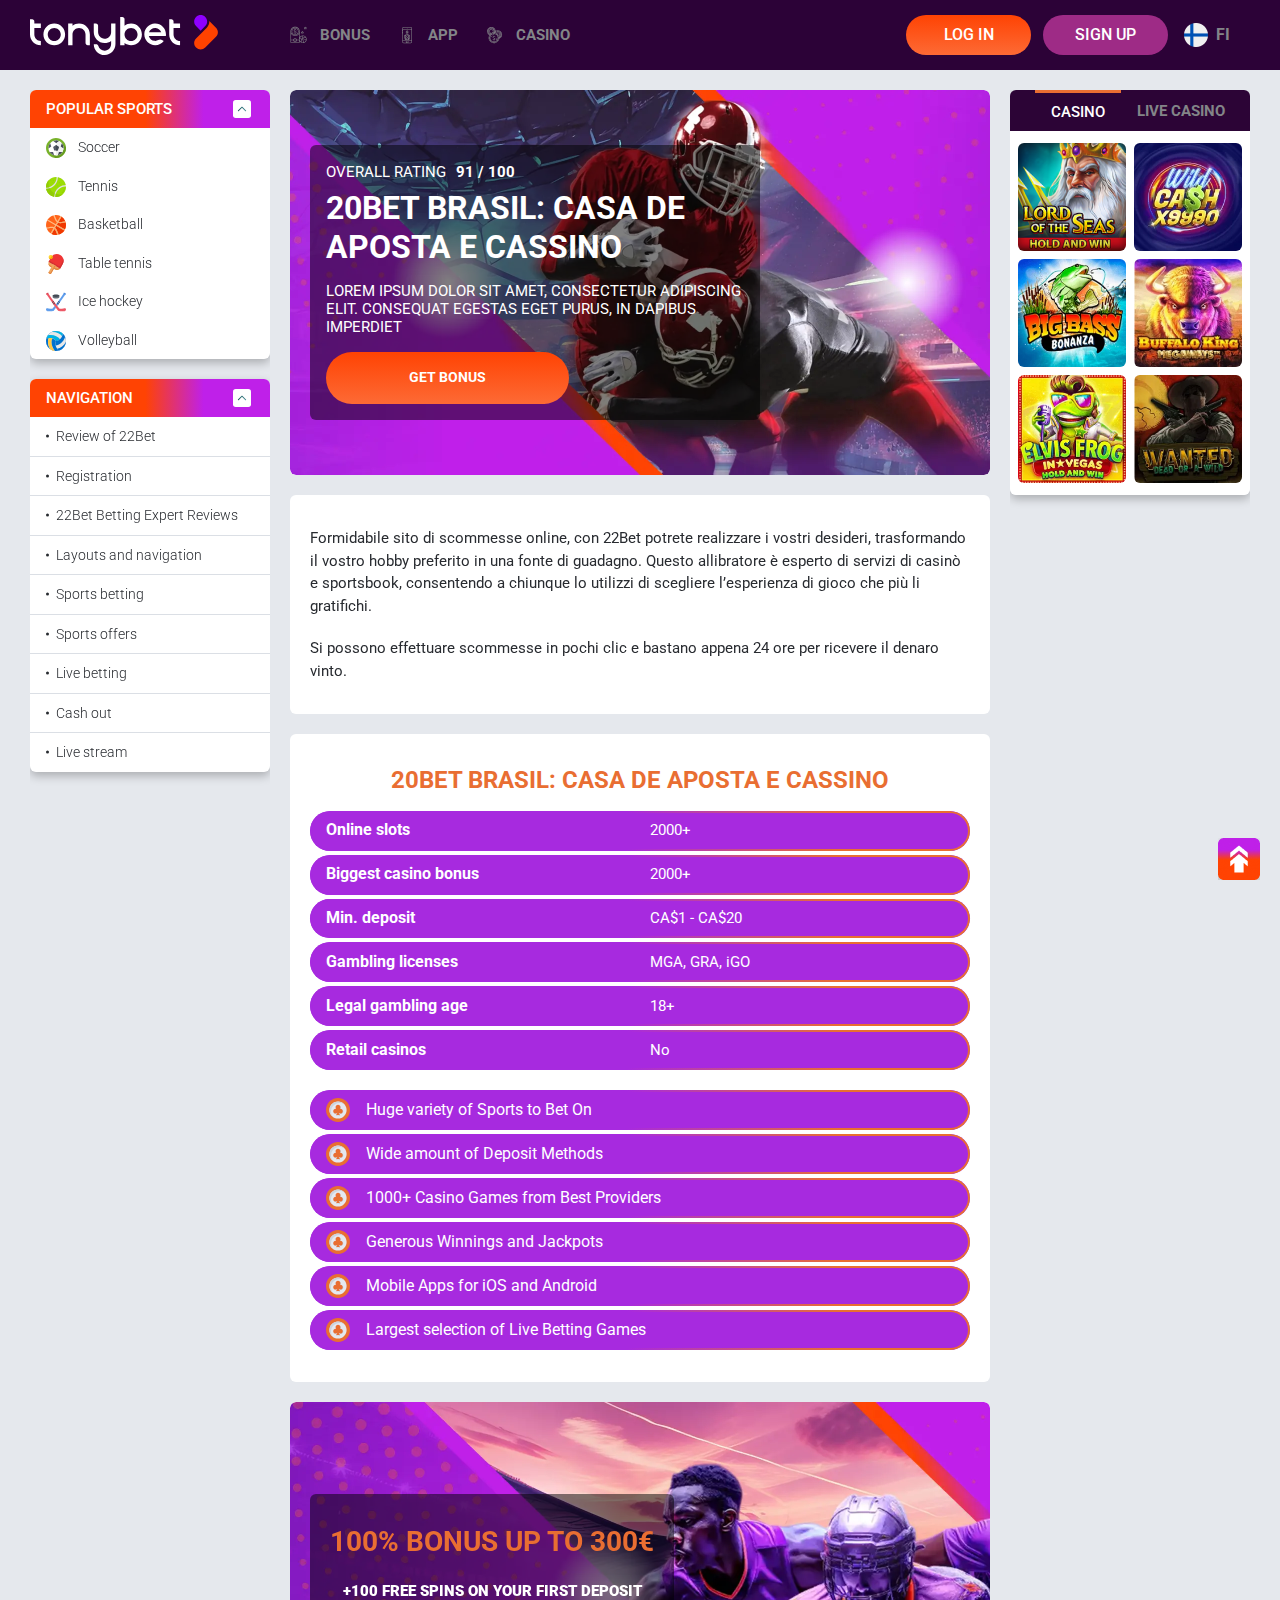
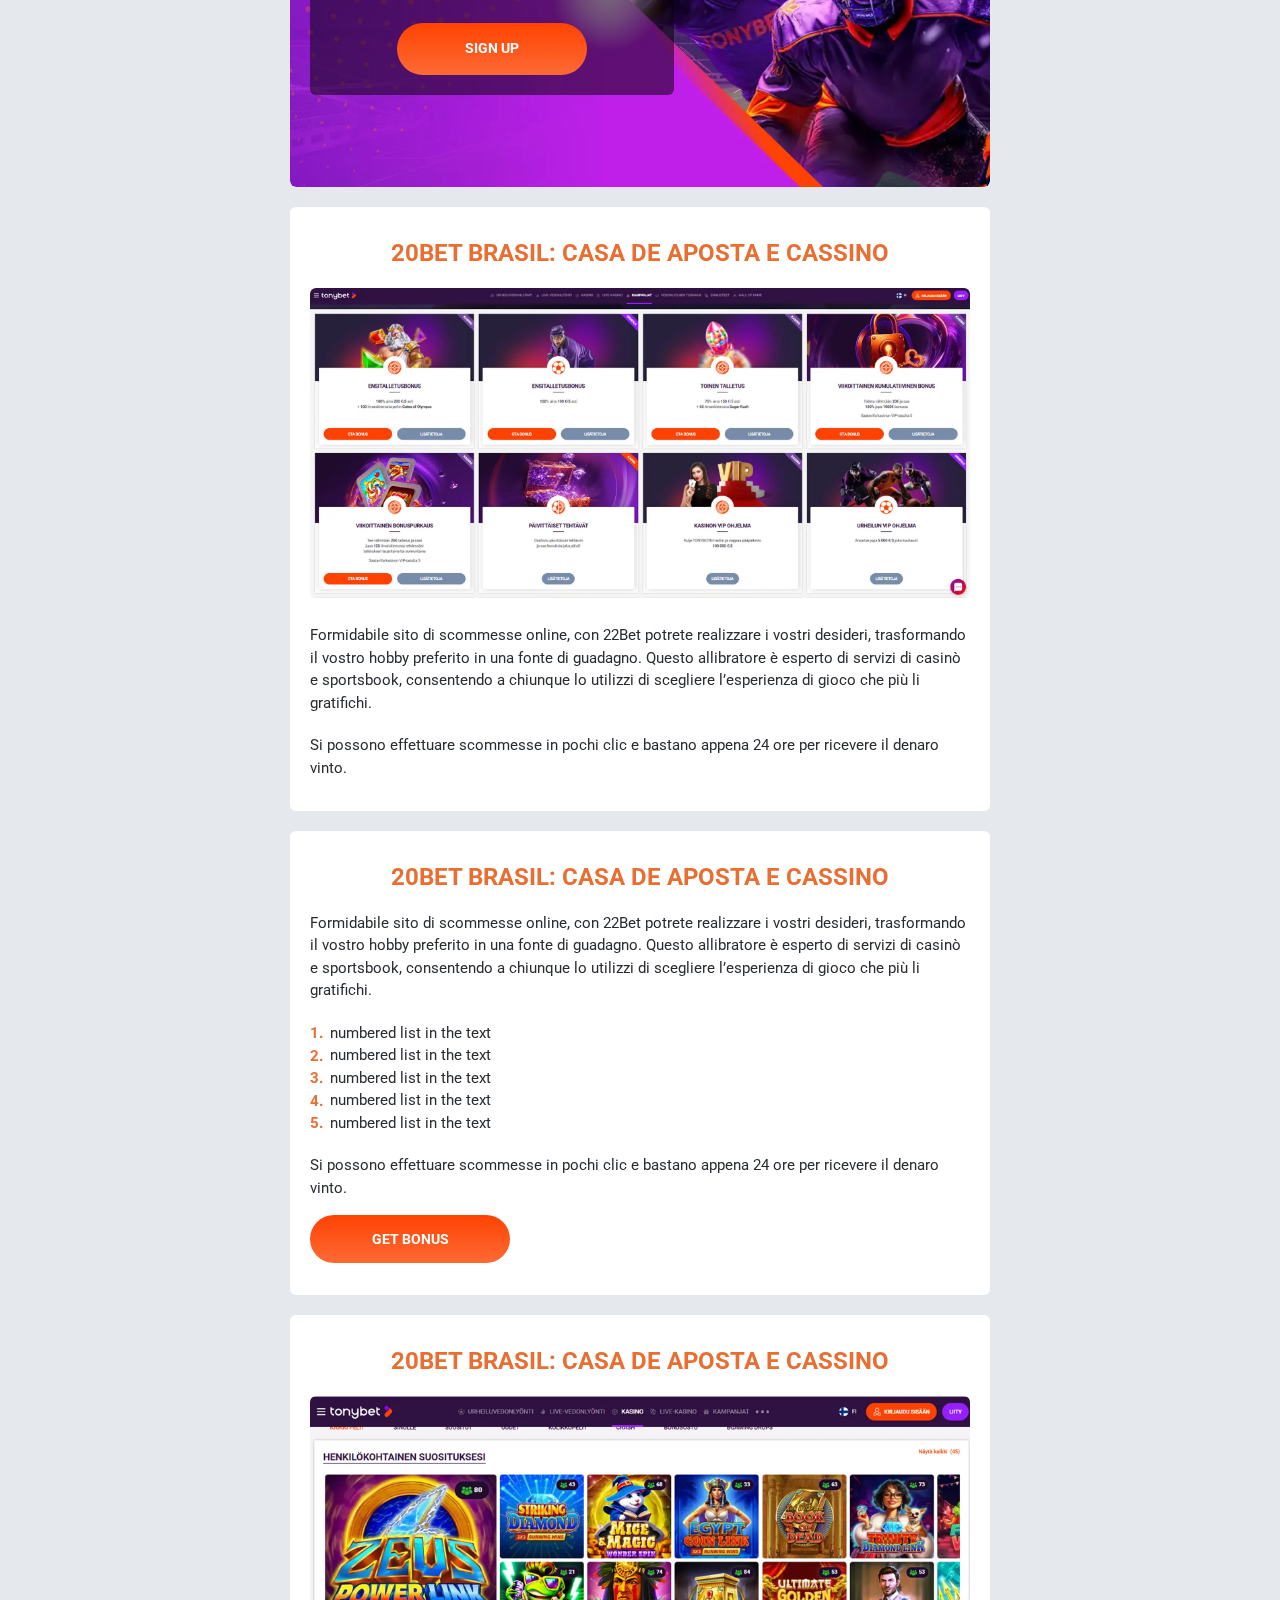
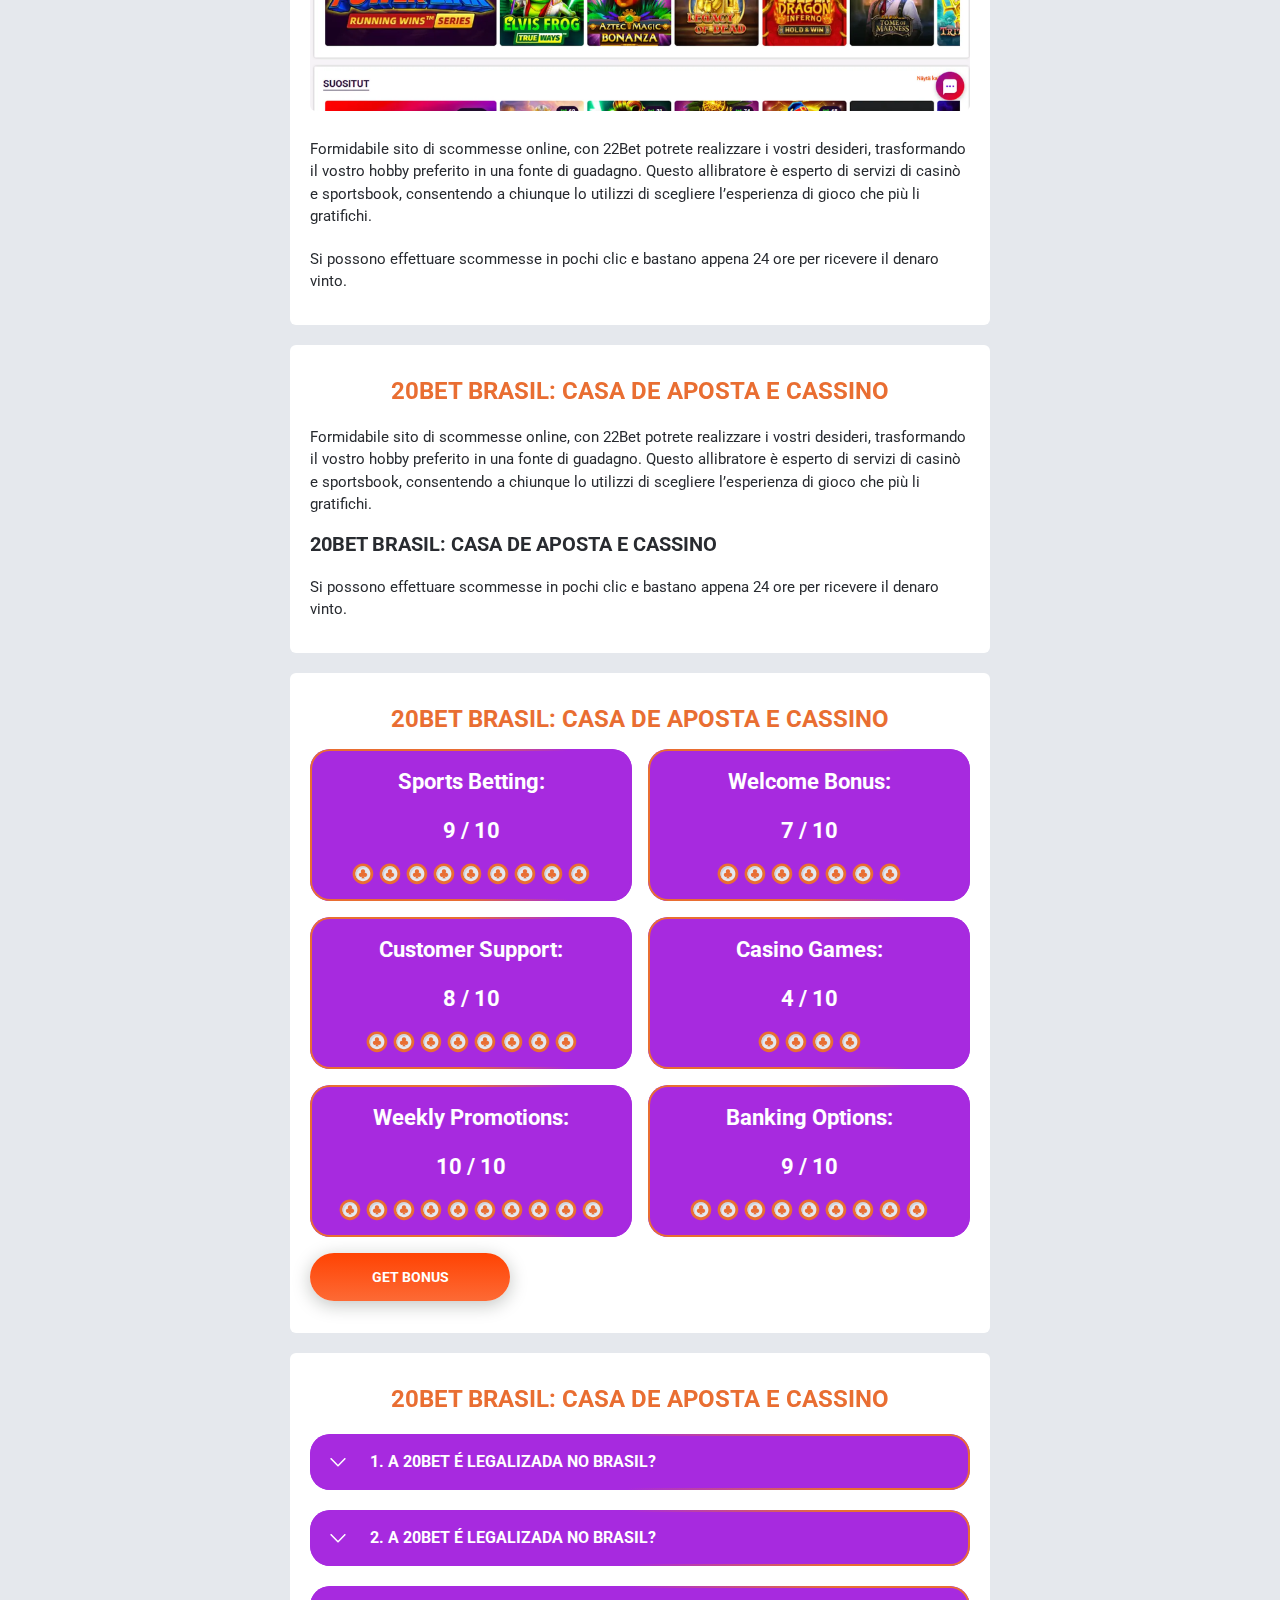
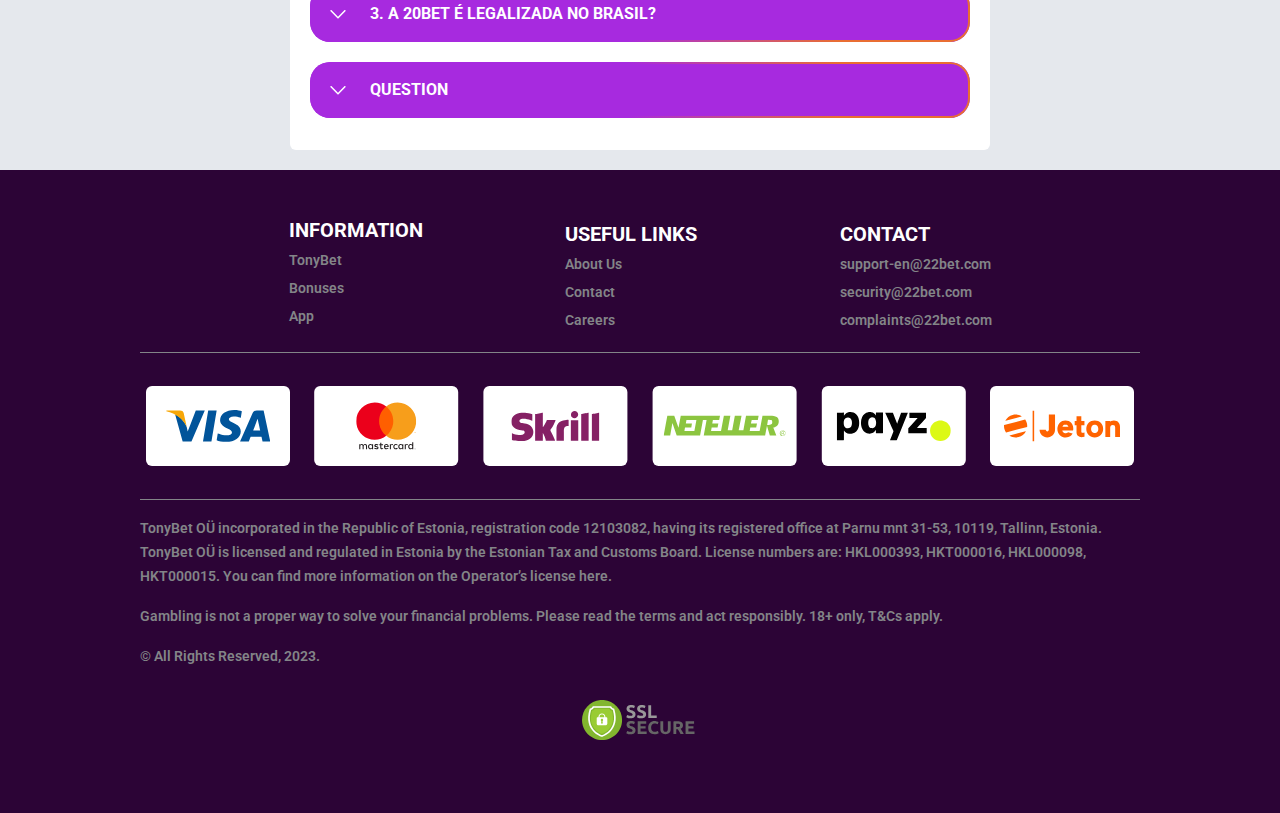
<file: index.html>
<!DOCTYPE html>
<html lang="fi">
  <head>
    <meta charset="UTF-8" />

    <meta name="viewport" content="width=device-width, initial-scale=1.0" />
    <title>20Bet Brasil: Casa de 
Aposta e Cassino</title>
    <meta name="description" content />
    <meta property="og:site_name" content />
    <meta property="og:title" content />
    <meta property="og:type" content="website" />
    <meta property="og:url" content />
    <meta property="og:image" content />
    <meta property="og:image:alt" content />
    <meta property="og:locale" content="fi" />
    <meta property="og:description" content />
    <link rel="preconnect" href="https://fonts.googleapis.com" />
    <link rel="preconnect" href="https://fonts.gstatic.com" crossorigin />
    <link
      href="https://fonts.googleapis.com/css2?family=Poppins&family=Roboto:wght@400;500;700&display=swap"
      rel="stylesheet"
    />
    <link rel="stylesheet" href="./css/reset.css" />
    <link rel="stylesheet" href="./css/main.css" />
    <link rel="stylesheet" href="./css/media.css" />
    <link rel="icon" href="./images/favicon.png" type="image/x-icon" />
    <script
      src="https://code.jquery.com/jquery-3.6.1.min.js"
      integrity="sha256-o88AwQnZB+VDvE9tvIXrMQaPlFFSUTR+nldQm1LuPXQ="
      crossorigin="anonymous"
    ></script>
  </head>
  <body>
    <header class="header">
      <section class="content header__content">
        <a href="./index.html" class="logo header__logo"
          ><img src="./images/header/logo.svg" alt="logo" title
        /></a>
        <button class="header__btn-menu">
          <svg
            width="16px"
            height="16px"
            viewBox="0 0 16 16"
            xmlns="http://www.w3.org/2000/svg"
          >
            <rect y="0" width="16" height="3" rx="1.5"></rect>
            <rect y="6.5" width="16" height="3" rx="1.5"></rect>
            <rect y="13" width="16" height="3" rx="1.5"></rect>
          </svg>
        </button>

       
        <nav class="menu header__menu">
          <ul class="header__menu-list">
            <li>
              <a href="./bonus.html">
                <span>Bonus</span>
              </a>
            </li>
            <li>
              <a href="./app.html">
                <span>App</span>
              </a>
            </li>
             <li>
              <a href="./casino.html">
                <span>Casino</span>
              </a>
            </li>
          </ul>
          <div class="header__button header__button-menu">
            <a href="#" class="button button__login-menu">log in</a>
            <a href="#" class="button button__menu">sign up</a>
          </div>
        </nav>

       

        <a href="#" class="button button__login">log in</a>
        <a href="#" class="button button__singup">sign up</a>
         <a href="" class="header__flag">
          <span><img src="./images/header/flag.png" alt="flag" title /></span>
          <span>fi</span>
        </a>
      </section>
    </header>
    <main class="main home">
      <section class="main__wrap">
        <aside class="sidebar sidebar-left">
          <div class="sidebar-left__quik">
            <div class="menu__links-desk">Popular sports</div>
            <ul class="menu__links">
              <li>
                <a href="#"
                  ><img
                    src="./images/left-menu/soccer.svg"
                    alt="Soccer"
                    title
                  />Soccer</a
                >
              </li>
              <li>
                <a href="#"
                  ><img
                    src="./images/left-menu/tennis.svg"
                    alt="Tennis"
                    title
                  />Tennis</a
                >
              </li>
              <li>
                <a href="#"
                  ><img
                    src="./images/left-menu/basketball.svg"
                    alt="Basketball"
                    title
                  />Basketball</a
                >
              </li>
              <li>
                <a href="#"
                  ><img
                    src="./images/left-menu/table-tennis.svg"
                    alt="Table tennis"
                    title
                  />Table tennis</a
                >
              </li>
              <li>
                <a href="#"
                  ><img
                    src="./images/left-menu/hockey.svg"
                    alt="Ice hockey"
                    title
                  />Ice hockey</a
                >
              </li>
              <li>
                <a href="#"
                  ><img
                    src="./images/left-menu/volleyball.svg"
                    alt="Volleyball"
                    title
                  />Volleyball</a
                >
              </li>
            </ul>
          </div>

          <div class="sidebar-left__review">
            <div class="menu__review-desk">Navigation</div>
            <ul class="menu__review">
              <li><a href="#">Review of 22Bet</a></li>
              <li><a href="#">Registration</a></li>
              <li>
                <a href="#">22Bet Betting Expert Reviews</a>
              </li>
              <li><a href="#">Layouts and navigation</a></li>
              <li><a href="#">Sports betting</a></li>
              <li><a href="#">Sports offers</a></li>
              <li><a href="#">Live betting</a></li>
              <li><a href="#">Cash out</a></li>
              <li><a href="#">Live stream</a></li>
            </ul>
          </div>
        </aside>
        <section class="content__wrapper">
          <section class="content hero">
            <div class="background">
              <img src="./images/main/bg-main.webp" alt="hero" title />
             
            </div>
            <div class="hero__wrapper">
              <div class="hero__data">
                <div class="hero__rating">
                  <p>Overall Rating</p>

                  <span>
                    <span>91</span>
                    <span>/</span>
                    <span>100</span>
                  </span>
                </div>
                <h1 class="title general hero__title">
                20Bet Brasil: Casa de 
Aposta e Cassino
                </h1>
<p class="hero__text">Lorem ipsum dolor sit amet, consectetur adipiscing elit. Consequat egestas eget purus, in dapibus imperdiet</p>
                <a href="#" class="button hero__button">get bonus</a>
              </div>
            </div>
          </section>
          <section class="content menu-review__content">
            <div class="menu__review-desk menu__review-content">
            Navigation
            </div>
            <ul class="menu__review menu__review-list">
              <li><a href="#">Review of 22Bet</a></li>
              <li><a href="#">Registration</a></li>
              <li><a href="#">22Bet Betting Expert Reviews</a></li>
              <li><a href="#">Layouts and navigation</a></li>
              <li><a href="#">Sports betting</a></li>
              <li><a href="#">Sports offers</a></li>
              <li><a href="#">Live betting</a></li>
              <li><a href="#">Cash out</a></li>
              <li><a href="#">Live stream</a></li>
            </ul>
          </section>
          <section class="content article">
            <p>
              Formidabile sito di scommesse online, con 22Bet potrete realizzare
              i vostri desideri, trasformando il vostro hobby preferito in una
              fonte di guadagno. Questo allibratore è esperto di servizi di
              casinò e sportsbook, consentendo a chiunque lo utilizzi di
              scegliere l’esperienza di gioco che più li gratifichi.
            </p>
            <p>
              Si possono effettuare scommesse in pochi clic e bastano appena 24
              ore per ricevere il denaro vinto.
            </p>
          </section>
          <section class="content features">
            <h2 class="title high features__title">20Bet Brasil: Casa de Aposta e Cassino</h2>
            <div class="features__list">
                <table class="features__table">
                  <tbody>
                    <tr>
                      <td>Online slots</td>
                      <td>2000+</td>
                    </tr>
                    <tr>
                      <td>Biggest casino bonus</td>
                      <td>2000+</td>
                    </tr>
                    <tr>
                      <td>Min. deposit</td>
                      <td>CA$1 - CA$20</td>
                    </tr>

                    <tr>
                      <td>Gambling licenses</td>
                      <td>MGA, GRA, iGO</td>
                    </tr>
                    <tr>
                      <td>Legal gambling age</td>
                      <td>18+</td>
                    </tr>
                    <tr>
                      <td>Retail casinos</td>
                      <td>No</td>
                    </tr>
                  </tbody>
                </table>
              <div class="features__info">
                <ul>
                  <li>
                    <img src="./images/main/features-icon.svg" alt="icon" title="">
                    Huge variety of Sports to Bet On</li>
                  <li>
                    <img src="./images/main/features-icon.svg" alt="icon" title="">
                    Wide amount of Deposit Methods</li>
                  <li>
                    <img src="./images/main/features-icon.svg" alt="icon" title="">
                    1000+ Casino Games from Best Providers</li>
                </ul>
                <ul>
                  <li>
                    <img src="./images/main/features-icon.svg" alt="icon" title="">
                    Generous Winnings and Jackpots</li>
                  <li>
                    <img src="./images/main/features-icon.svg" alt="icon" title="">
                    Mobile Apps for iOS and Android</li>
                  <li>
                    <img src="./images/main/features-icon.svg" alt="icon" title="">
                    Largest selection of Live Betting Games</li>
                </ul>
              
              </div>
            </div>
          </section>

          <section class="content banner">
            <div class="background banner__backgroud">
              <img src="./images/main/banner-main.webp" alt="banner" title />
            </div>
            <div class="banner__info">
             
             <h2 class="title high banner__title">
  <span class="main-offer">
    100% BONUS UP TO 300€
  </span>
  <strong class="sub-offer">
    +100 free spins on your first deposit
  </strong>
</h2>

              <a href="#" class="button banner__button">sign up</a>
            </div>
          </section>
          <section class="content article">
            <h2 class="title high article__title">
              20Bet Brasil: Casa de Aposta e Cassino
            </h2>
 <div class="images">
              <img src="./images/main/image1-main.webp" alt="banner" title />
            </div>
            <p>
              Formidabile sito di scommesse online, con 22Bet potrete realizzare
              i vostri desideri, trasformando il vostro hobby preferito in una
              fonte di guadagno. Questo allibratore è esperto di servizi di
              casinò e sportsbook, consentendo a chiunque lo utilizzi di
              scegliere l’esperienza di gioco che più li gratifichi.
            </p>
            <p>
              Si possono effettuare scommesse in pochi clic e bastano appena 24
              ore per ricevere il denaro vinto.
            </p>
           
          </section>
   
           
          <section class="content article">
            <h2 class="title high article__title">
              20Bet Brasil: Casa de Aposta e Cassino
            </h2>
            <p>
              Formidabile sito di scommesse online, con 22Bet potrete realizzare
              i vostri desideri, trasformando il vostro hobby preferito in una
              fonte di guadagno. Questo allibratore è esperto di servizi di
              casinò e sportsbook, consentendo a chiunque lo utilizzi di
              scegliere l’esperienza di gioco che più li gratifichi.
            </p>
            <ol>
              <li>numbered list in the text</li>
              <li>numbered list in the text</li>
              <li>numbered list in the text</li>
               <li>numbered list in the text</li>
              <li>numbered list in the text</li>
            </ol>
            <p>
              Si possono effettuare scommesse in pochi clic e bastano appena 24
              ore per ricevere il denaro vinto.
            </p>
            <a href="#" class="button ">get bonus</a>
          </section>
          <section class="content article">
            <h2 class="title high article__title">
              20Bet Brasil: Casa de Aposta e Cassino
            </h2>
<div class="images">
              <img src="./images/main/image2-main.webp" alt="banner" title />
            </div>
            <p>
              Formidabile sito di scommesse online, con 22Bet potrete realizzare
              i vostri desideri, trasformando il vostro hobby preferito in una
              fonte di guadagno. Questo allibratore è esperto di servizi di
              casinò e sportsbook, consentendo a chiunque lo utilizzi di
              scegliere l’esperienza di gioco che più li gratifichi.
            </p>
            <p>
              Si possono effettuare scommesse in pochi clic e bastano appena 24
              ore per ricevere il denaro vinto.
            </p>
            
          </section>
          <section class="content article">
            <h2 class="title high article__title">
              20Bet Brasil: Casa de Aposta e Cassino
            </h2>

         
            <p>
              Formidabile sito di scommesse online, con 22Bet potrete realizzare
              i vostri desideri, trasformando il vostro hobby preferito in una
              fonte di guadagno. Questo allibratore è esperto di servizi di
              casinò e sportsbook, consentendo a chiunque lo utilizzi di
              scegliere l’esperienza di gioco che più li gratifichi.
            </p>
            <h3>20Bet Brasil: Casa de Aposta e Cassino</h3>
            <p>
              Si possono effettuare scommesse in pochi clic e bastano appena 24
              ore per ricevere il denaro vinto.
            </p>
            
          </section>
         <section class="content ratings">
            <h2 class="title high ratings__title">20Bet Brasil: Casa de Aposta e Cassino</h2>
          
            <div class="ratings__content">
              <ul class="ratings__list">
                <li>
                 
                  <div  class="ratings__info">
                    
                    <span class="ratings__data">
                      <span>9</span>
                      <span>/</span>
                      <span>10</span>
                    </span>
                   
                    <p>Sports betting:</p>
                
                  </div>
                  <div class="ratings__img">
                    <img src="./images/main/ratings-icon.svg" alt="ratings" title>
                    <img src="./images/main/ratings-icon.svg" alt="ratings" title>
                    <img src="./images/main/ratings-icon.svg" alt="ratings" title>
                    <img src="./images/main/ratings-icon.svg" alt="ratings" title>
                    <img src="./images/main/ratings-icon.svg" alt="ratings" title>
                    <img src="./images/main/ratings-icon.svg" alt="ratings" title>
                    <img src="./images/main/ratings-icon.svg" alt="ratings" title>
                    <img src="./images/main/ratings-icon.svg" alt="ratings" title>
                    <img src="./images/main/ratings-icon.svg" alt="ratings" title>
                    
                    
                  </div>
                </li>
                <li>
                  
                  <div class="ratings__info">
                    <span class="ratings__data">
                      <span>7</span>
                      <span>/</span>
                      <span>10</span>
                    </span>
                    <p>Welcome Bonus:
                    </p> 
                  </div>
                  <div class="ratings__img">
                    <img src="./images/main/ratings-icon.svg" alt="ratings" title>
                    <img src="./images/main/ratings-icon.svg" alt="ratings" title>
                    <img src="./images/main/ratings-icon.svg" alt="ratings" title>
                    <img src="./images/main/ratings-icon.svg" alt="ratings" title>
                    <img src="./images/main/ratings-icon.svg" alt="ratings" title>
                  <img src="./images/main/ratings-icon.svg" alt="ratings" title>
                  <img src="./images/main/ratings-icon.svg" alt="ratings" title>
                    
                  </div>
                </li>
                <li>
                  
                  <div class="ratings__info">
                    <span class="ratings__data">
                      <span>8</span>
                      <span>/</span>
                      <span>10</span>
                    </span>
                    <p>Customer support:</p>
              
                  </div>
                  <div class="ratings__img">
                    <img src="./images/main/ratings-icon.svg" alt="ratings" title>
                    <img src="./images/main/ratings-icon.svg" alt="ratings" title>
                    <img src="./images/main/ratings-icon.svg" alt="ratings" title>
                    <img src="./images/main/ratings-icon.svg" alt="ratings" title>
                    <img src="./images/main/ratings-icon.svg" alt="ratings" title>
                    <img src="./images/main/ratings-icon.svg" alt="ratings" title>
                    <img src="./images/main/ratings-icon.svg" alt="ratings" title>
                    <img src="./images/main/ratings-icon.svg" alt="ratings" title>
                    
                  </div>  
              </li>
              
              <li>
               
                <div class="ratings__info">
                  <span class="ratings__data">
                    <span>4</span>
                    <span>/</span>
                    <span>10</span>
                  </span>
                  <p>Casino games:</p>
                
                </div>
                <div class="ratings__img">
                  <img src="./images/main/ratings-icon.svg" alt="ratings" title>
                  <img src="./images/main/ratings-icon.svg" alt="ratings" title>
                  <img src="./images/main/ratings-icon.svg" alt="ratings" title>
                  <img src="./images/main/ratings-icon.svg" alt="ratings" title>
                 
                </div>
              
               
              </li>
                <li>
                 
                  <div class="ratings__info">
                    <span class="ratings__data">
                      <span>10</span>
                      <span>/</span>
                      <span>10</span>
                    </span>
                    <p>Weekly Promotions:
                    </p>
              
                  </div>
                  <div class="ratings__img">
                    <img src="./images/main/ratings-icon.svg" alt="ratings" title>
                  <img src="./images/main/ratings-icon.svg" alt="ratings" title>
                  <img src="./images/main/ratings-icon.svg" alt="ratings" title>
                  <img src="./images/main/ratings-icon.svg" alt="ratings" title>
                  <img src="./images/main/ratings-icon.svg" alt="ratings" title>
                  <img src="./images/main/ratings-icon.svg" alt="ratings" title>
                  <img src="./images/main/ratings-icon.svg" alt="ratings" title>
                  <img src="./images/main/ratings-icon.svg" alt="ratings" title>
                  <img src="./images/main/ratings-icon.svg" alt="ratings" title>
                  <img src="./images/main/ratings-icon.svg" alt="ratings" title>
                  </div>   
                  
                </li> 
              <li>
               
                <div class="ratings__info">
                  <span class="ratings__data">
                    <span>9</span>
                    <span>/</span>
                    <span>10</span>
                  </span>
                  <p>Banking Options:</p>
                  
                </div> 
                <div class="ratings__img">
                  <img src="./images/main/ratings-icon.svg" alt="ratings" title>
                  <img src="./images/main/ratings-icon.svg" alt="ratings" title>
                  <img src="./images/main/ratings-icon.svg" alt="ratings" title>
                  <img src="./images/main/ratings-icon.svg" alt="ratings" title>
                  <img src="./images/main/ratings-icon.svg" alt="ratings" title>
                  <img src="./images/main/ratings-icon.svg" alt="ratings" title>
                  <img src="./images/main/ratings-icon.svg" alt="ratings" title>
                  <img src="./images/main/ratings-icon.svg" alt="ratings" title>
                  <img src="./images/main/ratings-icon.svg" alt="ratings" title>
                 
                </div>
              </li> 
            
              </ul>
             
            </div>      

            <a href="#" class="button ratings__button">get bonus</a>
          </section>
       
          <section class="content faq">
            <h2 class="title high faq__title">20Bet Brasil: Casa de Aposta e Cassino</h2>
            <ul class="faq__list">
              <li class="faq__item">
                <h3 class="title medium faq__subtitle js-button-expander">
                1. A 20Bet é legalizada no Brasil?
                </h3>
                <div class="faq__answer js-expand-content">
                  <p>
                   Sim, a casa de apostas tem licença emitida por Curaçao, que é reconhecida no Brasil e a permite atuar por aqui.
                  </p>
                </div>
              </li>
              <li class="faq__item">
                <h3 class="title medium faq__subtitle js-button-expander">
                 2. A 20Bet é legalizada no Brasil?
                </h3>
                <div class="faq__answer js-expand-content">
                  <p>
                 Sim, a casa de apostas tem licença emitida por Curaçao, que é reconhecida no Brasil e a permite atuar por aqui.
                  </p>
                </div>
              </li>
               <li class="faq__item">
                <h3 class="title medium faq__subtitle js-button-expander">
                 3. A 20Bet é legalizada no Brasil?
                </h3>
                <div class="faq__answer js-expand-content">
                  <p>
                 Sim, a casa de apostas tem licença emitida por Curaçao, que é reconhecida no Brasil e a permite atuar por aqui.
                  </p>
                </div>
              </li>
              <li class="faq__item">
                <h3 class="title medium faq__subtitle js-button-expander">
                Question
                </h3>
                <div class="faq__answer js-expand-content">
                  <p>
                   Sim, a casa de apostas tem licença emitida por Curaçao, que é reconhecida no Brasil e a permite atuar por aqui.
                  </p>
                </div>
              </li>
              
            </ul>
          </section>
        </section>
         <aside class="sidebar sidebar-right">
          
          <div class="sidebar-right__desk">
            <div class="menu__wrap">
              <div class="menu__cards">Casino</div>
              <div class="menu__cards-live">Live Casino</div>
            </div>
            <ul class="menu__casino">
              <li>
                <a href="#"
                  >
                  <img
                    src="./images/right-gallery/casino1.png"
                    alt="gallery-casino"
                    title
                />
                
  </a><div class="casino__hover">
                  <h2>Wild Cash</h2>
        <a href="#" class="casino__hover-link">Sign up</a>
        <p>or</p>
        <a href="#" class="button  casino__button">Log in</a>
    </div>
              
              </li>
              <li>
                <a href="#"
                  ><img
                    src="./images/right-gallery/casino2.png"
                    alt="gallery-casino"
                    title
                />
              </a>
              <div class="casino__hover">
                  <h2>Wild Cash</h2>
        <a href="#" class="casino__hover-link">Sign up</a>
        <p>or</p>
        <a href="#" class="button  casino__button">Log in</a>
    </div>
              </li>
              <li>
                <a href="#"
                  ><img
                    src="./images/right-gallery/casino3.png"
                    alt="gallery-casino"
                    title
                /></a>
                <div class="casino__hover">
                  <h2>Wild Cash</h2>
        <a href="#" class="casino__hover-link">Sign up</a>
        <p>or</p>
        <a href="#" class="button  casino__button">Log in</a>
    </div>
              </li>
              <li>
                <a href="#"
                  ><img
                    src="./images/right-gallery/casino4.png"
                    alt="gallery-casino"
                    title
                /></a>
                <div class="casino__hover">
                  <h2>Wild Cash</h2>
        <a href="#" class="casino__hover-link">Sign up</a>
        <p>or</p>
        <a href="#" class="button  casino__button">Log in</a>
    </div>
              </li>
              <li>
                <a href="#"
                  ><img
                    src="./images/right-gallery/casino5.png"
                    alt="gallery-casino"
                    title
                /></a>
                <div class="casino__hover">
                  <h2>Wild Cash</h2>
        <a href="#" class="casino__hover-link">Sign up</a>
        <p>or</p>
        <a href="#" class="button  casino__button">Log in</a>
    </div>
              </li>
              <li>
                <a href="#"
                  ><img
                    src="./images/right-gallery/casino6.png"
                    alt="gallery-casino"
                    title
                /></a>
                <div class="casino__hover">
                  <h2>Wild Cash</h2>
        <a href="#" class="casino__hover-link">Sign up</a>
        <p>or</p>
        <a href="#" class="button  casino__button">Log in</a>
    </div>
              </li>
            </ul>
          </div>
        </aside>
        <div class="" onclick="scrollToTop()">
          <button class="main__arrow" id="scrollToTopBtn"></button>
        </div>
      </section>
    </main>
    <footer class="footer">
      <section class="content footer__content">
        <ul class="footer__menu">
          <li>
            <div>Information</div>
            <ul class="footer__info">
              <li><a href="#">TonyBet</a></li>
              <li><a href="#">Bonuses</a></li>
              <li><a href="#">App</a></li>
            </ul>
          </li>
          <li>
            <div>Useful Links</div>
            <ul class="footer__info">
              <li><a href="#">About Us</a></li>
              <li><a href="#">Contact</a></li>
              <li><a href="#">Careers</a></li>
            </ul>
          </li>
          <li>
            <div>Contact</div>
            <ul class="footer__info">
              <li>
                <a href="mailto:support-en@22bet.com">support-en@22bet.com</a>
              </li>
              <li>
                <a href="mailto:security@22bet.com">security@22bet.com</a>
              </li>
              <li>
                <a href="mailto:complaints@22bet.com">complaints@22bet.com</a>
              </li>
            </ul>
          </li>
        </ul>

        <ul class="footer__cards-list">
          <li>
            <a href="#"
              ><img src="./images/footer/visa.svg" alt="cardvisa" title
            /></a>
          </li>
          <li>
            <a href="#"
              ><img src="./images/footer/mastercard.svg" alt="mastercard" title
            /></a>
          </li>
         
          <li>
            <a href="#"
              ><img src="./images/footer/skrill.svg" alt="skrill" title
            /></a>
          </li>
          <li>
            <a href="#"
              ><img src="./images/footer/neteller.svg" alt="neteller" title
            /></a>
          </li>
          <li>
            <a href="#"
              ><img src="./images/footer/payz.svg" alt="payz" title
            /></a>
          </li>
          <li>
            <a href="#"
              ><img src="./images/footer/jeton.svg" alt="jetonbank" title
            /></a>
          </li>
         
        </ul>

        <div class="footer__wrapp">
          <div class="footer__text">
            <p>
              TonyBet OÜ incorporated in the Republic of Estonia, registration code 12103082, having its registered office at Parnu mnt 31-53, 10119, Tallinn, Estonia. TonyBet OÜ is licensed and regulated in Estonia by the Estonian Tax and Customs Board. License numbers are: HKL000393, HKT000016, HKL000098, HKT000015. You can find more information on the Operator’s license here.
            </p>
            
        <p>Gambling is not a proper way to solve your financial problems. Please read the terms and act responsibly. 18+ only, T&Cs apply.</p>
          <p>&copy; All Rights Reserved, 2023.</p>
          </div>
          <div class="footer__secure">
            <img src="./images/footer/ssl.svg" alt="ssl" title />
          </div>
        
      </section>
    </footer>
    <script src="./js/arrowUp.js" defer></script>
    <script src="./js/sidebar.js" defer></script>
    <script src="./js/expander.js" defer></script>
    <script src="./js/mobile-menu.js" defer></script>
  </body>
</html>
</file>
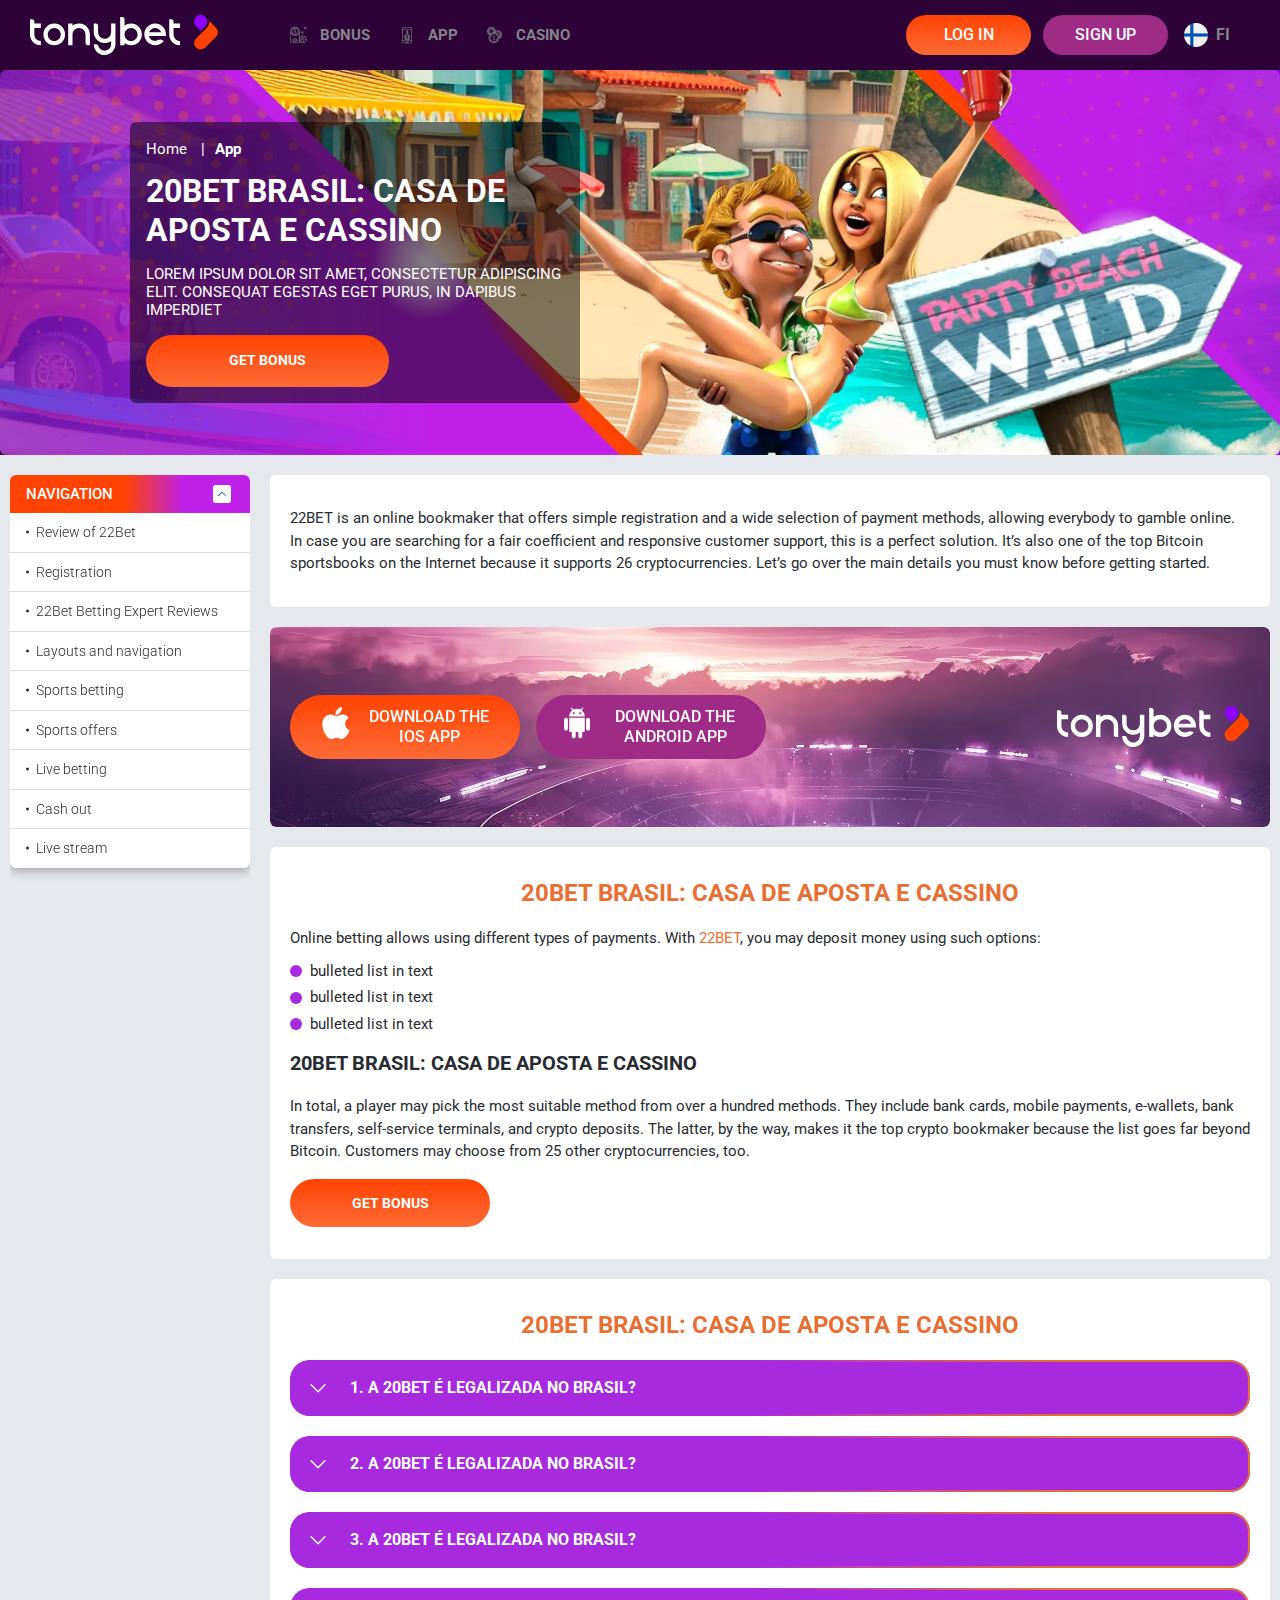
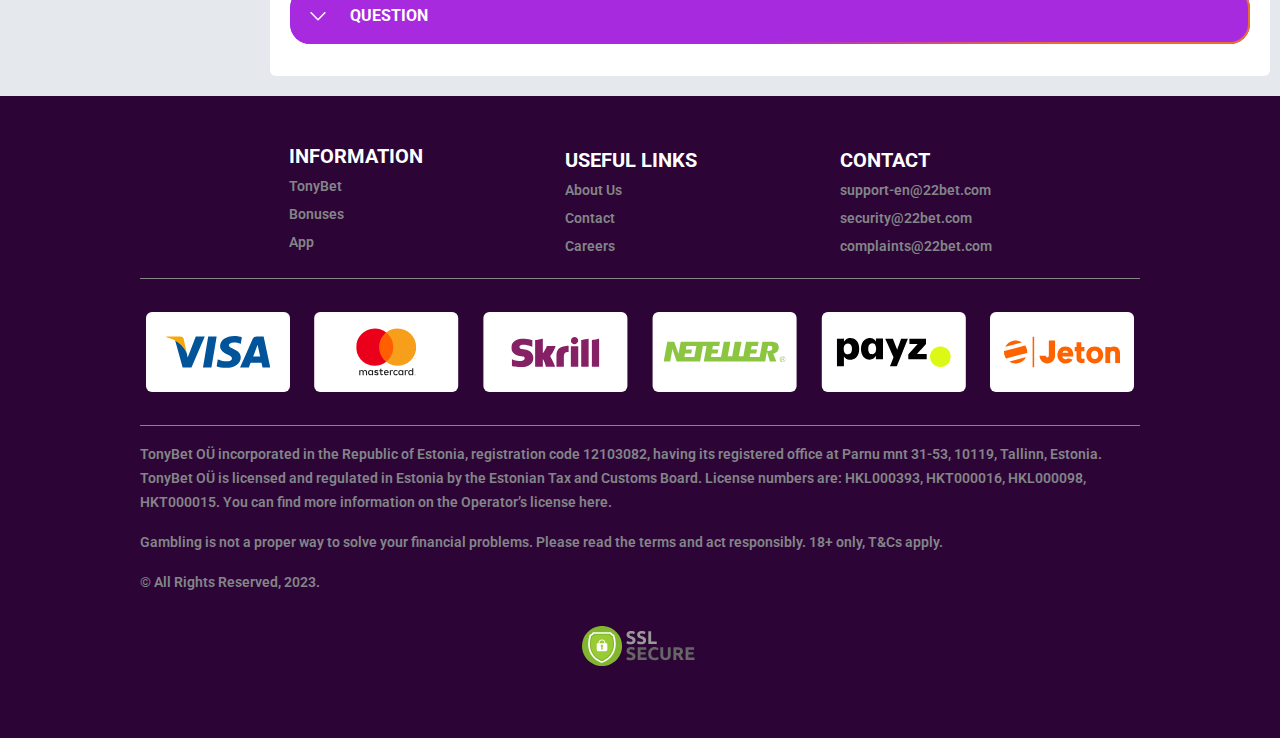
<file: app.html>
<!DOCTYPE html>
<html lang="fi">
  <head>
    <meta charset="UTF-8" />

    <meta name="viewport" content="width=device-width, initial-scale=1.0" />
    <title>20Bet Brasil: Casa de 
Aposta e Cassino </title>
    <meta name="description" content />
    <meta property="og:site_name" content />
    <meta property="og:title" content />
    <meta property="og:type" content="website" />
    <meta property="og:url" content />
    <meta property="og:image" content />
    <meta property="og:image:alt" content />
    <meta property="og:locale" content="fi" />
    <meta property="og:description" content />
    <link rel="preconnect" href="https://fonts.googleapis.com" />
    <link rel="preconnect" href="https://fonts.gstatic.com" crossorigin />
    <link
      href="https://fonts.googleapis.com/css2?family=Poppins&family=Roboto:wght@400;500;700&display=swap"
      rel="stylesheet"
    />
    <link rel="stylesheet" href="./css/reset.css" />
    <link rel="stylesheet" href="./css/main.css" />
    <link rel="stylesheet" href="./css/media.css" />
    <link rel="icon" href="./images/favicon.png" type="image/x-icon" />
      <script
    src="https://code.jquery.com/jquery-3.6.1.min.js"
    integrity="sha256-o88AwQnZB+VDvE9tvIXrMQaPlFFSUTR+nldQm1LuPXQ="
    crossorigin="anonymous"
  ></script>
  </head>
  <body>
    <header class="header">
      <section class="content header__content">
        <a href="./index.html" class="logo header__logo"
          ><img src="./images/header/logo.svg" alt="logo" title
        /></a>
        <button class="header__btn-menu">
          <svg
            width="16px"
            height="16px"
            viewBox="0 0 16 16"
            xmlns="http://www.w3.org/2000/svg"
          >
            <rect y="0" width="16" height="3" rx="1.5"></rect>
            <rect y="6.5" width="16" height="3" rx="1.5"></rect>
            <rect y="13" width="16" height="3" rx="1.5"></rect>
          </svg>
        </button>

       
        <nav class="menu header__menu">
          <ul class="header__menu-list">
            <li>
              <a href="./bonus.html">
                <span>Bonus</span>
              </a>
            </li>
            <li>
              <a href="./app.html">
                <span>App</span>
              </a>
            </li>
             <li>
              <a href="./casino.html">
                <span>Casino</span>
              </a>
            </li>
          </ul>
          <div class="header__button header__button-menu">
            <a href="#" class="button button__login-menu">log in</a>
            <a href="#" class="button button__menu">sign up</a>
          </div>
        </nav>

       

        <a href="#" class="button button__login">log in</a>
        <a href="#" class="button button__singup">sign up</a>
         <a href="" class="header__flag">
          <span><img src="./images/header/flag.png" alt="flag" title /></span>
          <span>fi</span>
        </a>
      </section>
    </header>
    <main class="main home main-page">
      <section class="hero hero__page">
        <div class="background background-page">
          <img src="./images/app/bg-app.webp" alt="hero" title />
          
        </div>
        <div class="hero__wrapper hero__wrapper-page">
          <div class="hero__data hero__data-page">
            <ul
              class="breadcrumbs"
             
            >
              <li
              
              >
                <a href="#" >
                  <span >Home</span></a
                >
             
              </li>
              <li
                
              >
                <a href="#" >
                  <span >App</span></a
                >
              
              </li>
            </ul>
            <h1 class="title general hero__title">
              20Bet Brasil: Casa de 
Aposta e Cassino
            </h1>
            <p class="hero__text">Lorem ipsum dolor sit amet, consectetur adipiscing elit. Consequat egestas eget purus, in dapibus imperdiet</p>
            <a href="#" class="button hero__button">get bonus</a>
          </div>
        </div>
      </section>
      <section class="main__wrap main__wrap-page">
        <aside class="sidebar sidebar-left sidebar-left-page">
          <div class="sidebar-left__review">
            <div class="menu__review-desk">Navigation</div>
            <ul class="menu__review">
              <li><a href="#">Review of 22Bet</a></li>
              <li><a href="#">Registration</a></li>
              <li><a href="#">22Bet Betting Expert Reviews</a></li>
              <li><a href="#">Layouts and navigation</a></li>
              <li><a href="#">Sports betting</a></li>
              <li><a href="#">Sports offers</a></li>
              <li><a href="#">Live betting</a></li>
              <li><a href="#">Cash out</a></li>
              <li><a href="#">Live stream</a></li>
            </ul>
          </div>
        </aside>
        <section class="content__wrapper content__wrapper-page">
          <section class="content menu-review__content">
            <div class="menu__review-desk menu__review-content">
              Navigation
            </div>
            <ul class="menu__review menu__review-list">
              <li><a href="#">Review of 22Bet</a></li>
              <li><a href="#">Registration</a></li>
              <li><a href="#">22Bet Betting Expert Reviews</a></li>
              <li><a href="#">Layouts and navigation</a></li>
              <li><a href="#">Sports betting</a></li>
              <li><a href="#">Sports offers</a></li>
              <li><a href="#">Live betting</a></li>
              <li><a href="#">Cash out</a></li>
              <li><a href="#">Live stream</a></li>
            </ul>
          </section>
          <section class="content article">
            <p>
             22BET is an online bookmaker that offers simple registration and a wide selection of payment methods, allowing everybody to gamble online. In case you are searching for a fair coefficient and responsive customer support, this is a perfect solution. It’s also one of the top Bitcoin sportsbooks on the Internet because it supports 26 cryptocurrencies. Let’s go over the main details you must know before getting started.
            </p>
           
          </section>
          <section class="content  banner__app">
            <div class="background banner__background-app">
              <img src="./images/app/banner-app.webp" alt="banner" title />
              
            </div>
            <div class="banner__content banner__content-app">
               <a href="./index.html" class="logo banner__logo"
          ><img src="./images/app/logo-app.svg" alt="logo" title
        /></a>
              <div class="button__wrap-app">
                <a href="#" class="banner__btn banner__btn-app">
                  <img src="./images/app/apple.svg" alt="" title>
                Download 
                the IOS app
                </a>
                <a href="#" class="banner__btn banner__btn-android"
                  > <img src="./images/app/android.svg" alt="" title>Download  the Android app</a
                >
              </div>
             
           
            </div>
          </section>

          <section class="content article">
            <h2 class="title high article__title">
              20Bet Brasil: Casa de Aposta e Cassino
            </h2>
            <p>
              Online betting allows using different types of payments. With <a href="#">22BET</a>, you may deposit money using such options:
            </p>
            <ul class="article__list">
              <li>bulleted list in text</li>
              <li>bulleted list in text</li>
              <li>bulleted list in text</li>
              
            </ul>
<h3>20Bet Brasil: Casa de Aposta e Cassino</h3>
            <p>
              In total, a player may pick the most suitable method from over a hundred methods. They include bank cards, mobile payments, e-wallets, bank transfers, self-service terminals, and crypto deposits. The latter, by the way, makes it the top crypto bookmaker because the list goes far beyond Bitcoin. Customers may choose from 25 other cryptocurrencies, too.
            </p>
            <a href="#" class="button article__button">get bonus</a>
          </section>

      <section class="content faq">
            <h2 class="title high faq__title">20Bet Brasil: Casa de Aposta e Cassino</h2>
            <ul class="faq__list">
              <li class="faq__item">
                <h3 class="title medium faq__subtitle js-button-expander">
                1. A 20Bet é legalizada no Brasil?
                </h3>
                <div class="faq__answer js-expand-content">
                  <p>
                   Sim, a casa de apostas tem licença emitida por Curaçao, que é reconhecida no Brasil e a permite atuar por aqui.
                  </p>
                </div>
              </li>
              <li class="faq__item">
                <h3 class="title medium faq__subtitle js-button-expander">
                 2. A 20Bet é legalizada no Brasil?
                </h3>
                <div class="faq__answer js-expand-content">
                  <p>
                 Sim, a casa de apostas tem licença emitida por Curaçao, que é reconhecida no Brasil e a permite atuar por aqui.
                  </p>
                </div>
              </li>
               <li class="faq__item">
                <h3 class="title medium faq__subtitle js-button-expander">
                 3. A 20Bet é legalizada no Brasil?
                </h3>
                <div class="faq__answer js-expand-content">
                  <p>
                 Sim, a casa de apostas tem licença emitida por Curaçao, que é reconhecida no Brasil e a permite atuar por aqui.
                  </p>
                </div>
              </li>
              <li class="faq__item">
                <h3 class="title medium faq__subtitle js-button-expander">
                Question
                </h3>
                <div class="faq__answer js-expand-content">
                  <p>
                   Sim, a casa de apostas tem licença emitida por Curaçao, que é reconhecida no Brasil e a permite atuar por aqui.
                  </p>
                </div>
              </li>
              
            </ul>
          </section>
        </section>
      </section>
    </main>
     <footer class="footer">
      <section class="content footer__content">
        <ul class="footer__menu">
          <li>
            <div>Information</div>
            <ul class="footer__info">
              <li><a href="#">TonyBet</a></li>
              <li><a href="#">Bonuses</a></li>
              <li><a href="#">App</a></li>
            </ul>
          </li>
          <li>
            <div>Useful Links</div>
            <ul class="footer__info">
              <li><a href="#">About Us</a></li>
              <li><a href="#">Contact</a></li>
              <li><a href="#">Careers</a></li>
            </ul>
          </li>
          <li>
            <div>Contact</div>
            <ul class="footer__info">
              <li>
                <a href="mailto:support-en@22bet.com">support-en@22bet.com</a>
              </li>
              <li>
                <a href="mailto:security@22bet.com">security@22bet.com</a>
              </li>
              <li>
                <a href="mailto:complaints@22bet.com">complaints@22bet.com</a>
              </li>
            </ul>
          </li>
        </ul>

        <ul class="footer__cards-list">
          <li>
            <a href="#"
              ><img src="./images/footer/visa.svg" alt="cardvisa" title
            /></a>
          </li>
          <li>
            <a href="#"
              ><img src="./images/footer/mastercard.svg" alt="mastercard" title
            /></a>
          </li>
         
          <li>
            <a href="#"
              ><img src="./images/footer/skrill.svg" alt="skrill" title
            /></a>
          </li>
          <li>
            <a href="#"
              ><img src="./images/footer/neteller.svg" alt="neteller" title
            /></a>
          </li>
          <li>
            <a href="#"
              ><img src="./images/footer/payz.svg" alt="payz" title
            /></a>
          </li>
          <li>
            <a href="#"
              ><img src="./images/footer/jeton.svg" alt="jetonbank" title
            /></a>
          </li>
         
        </ul>

        <div class="footer__wrapp">
          <div class="footer__text">
            <p>
              TonyBet OÜ incorporated in the Republic of Estonia, registration code 12103082, having its registered office at Parnu mnt 31-53, 10119, Tallinn, Estonia. TonyBet OÜ is licensed and regulated in Estonia by the Estonian Tax and Customs Board. License numbers are: HKL000393, HKT000016, HKL000098, HKT000015. You can find more information on the Operator’s license here.
            </p>
            
        <p>Gambling is not a proper way to solve your financial problems. Please read the terms and act responsibly. 18+ only, T&Cs apply.</p>
          <p>&copy; All Rights Reserved, 2023.</p>
          </div>
          <div class="footer__secure">
            <img src="./images/footer/ssl.svg" alt="ssl" title />
          </div>
        
      </section>
    </footer>

    <script src="./js/sidebar.js" defer></script>
    <script src="./js/expander.js" defer></script>
    <script src="./js/mobile-menu.js" defer></script>
  </body>
</html>
</file>
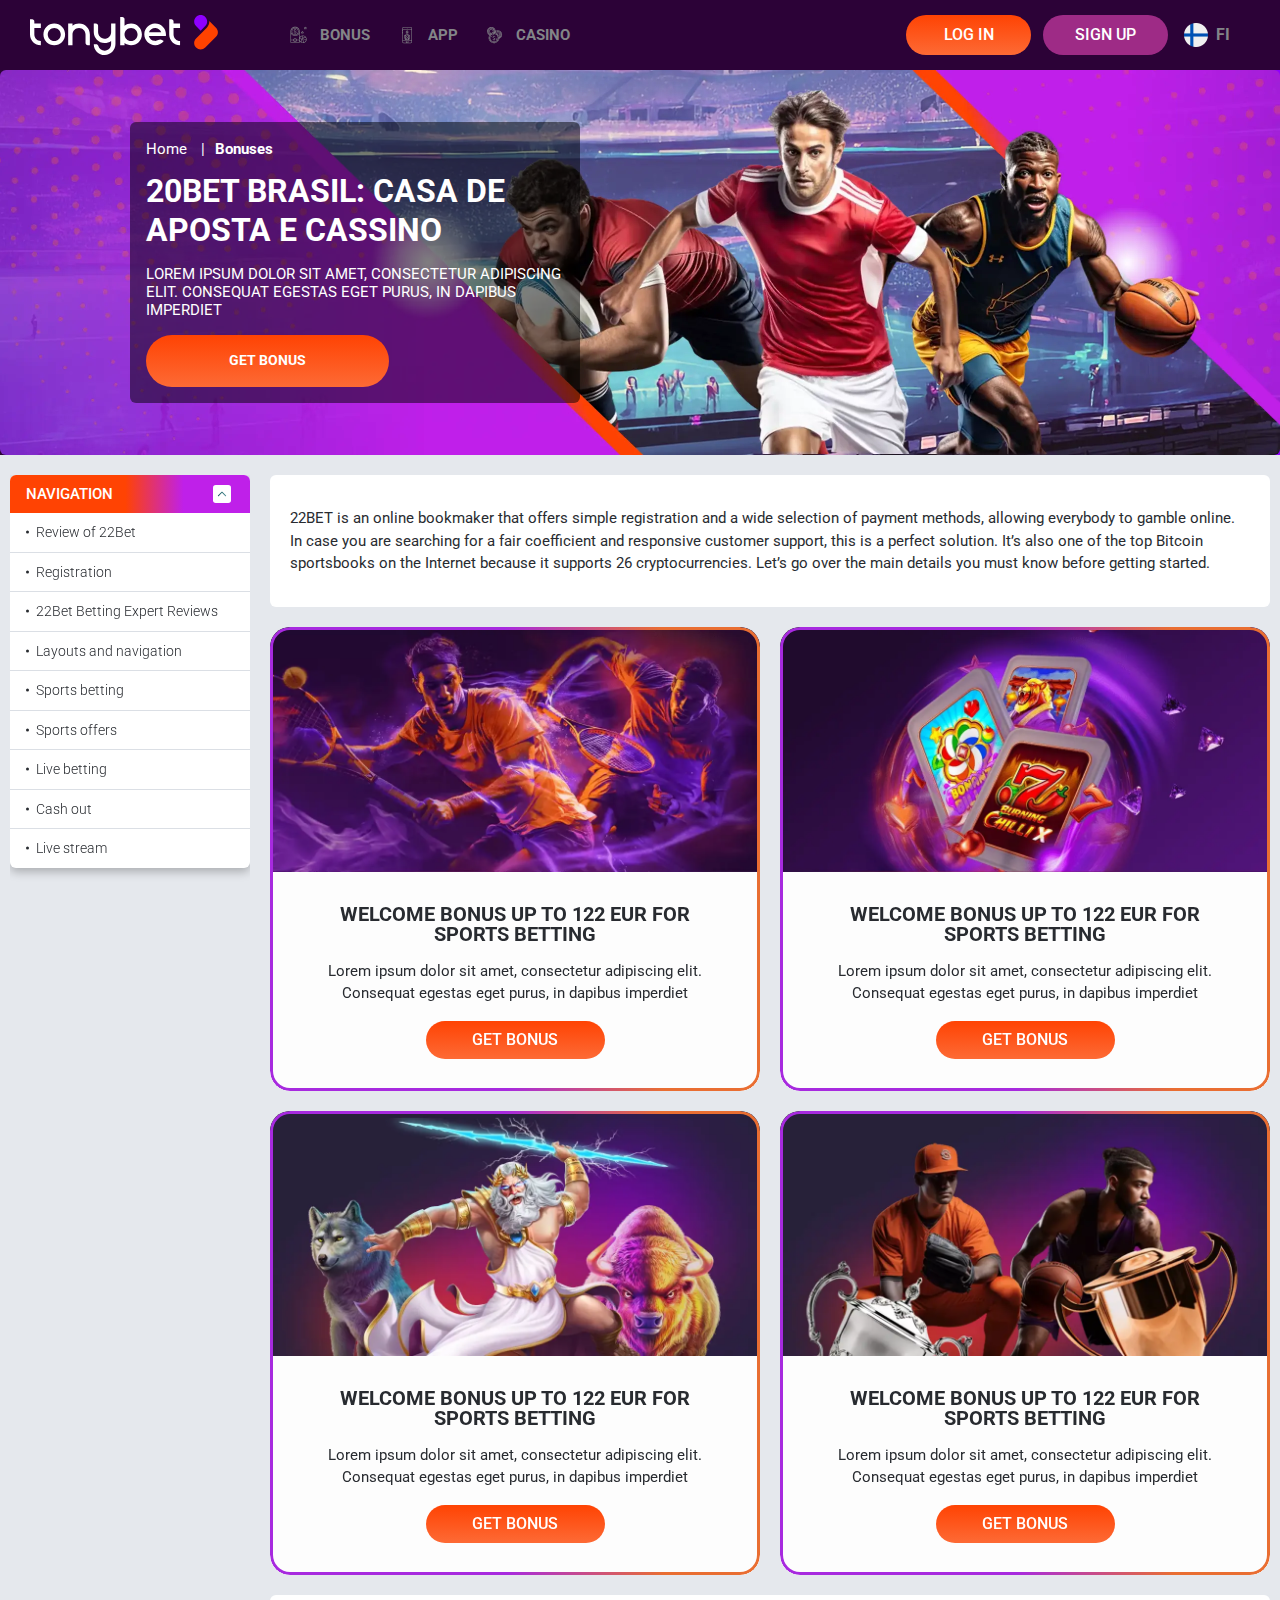
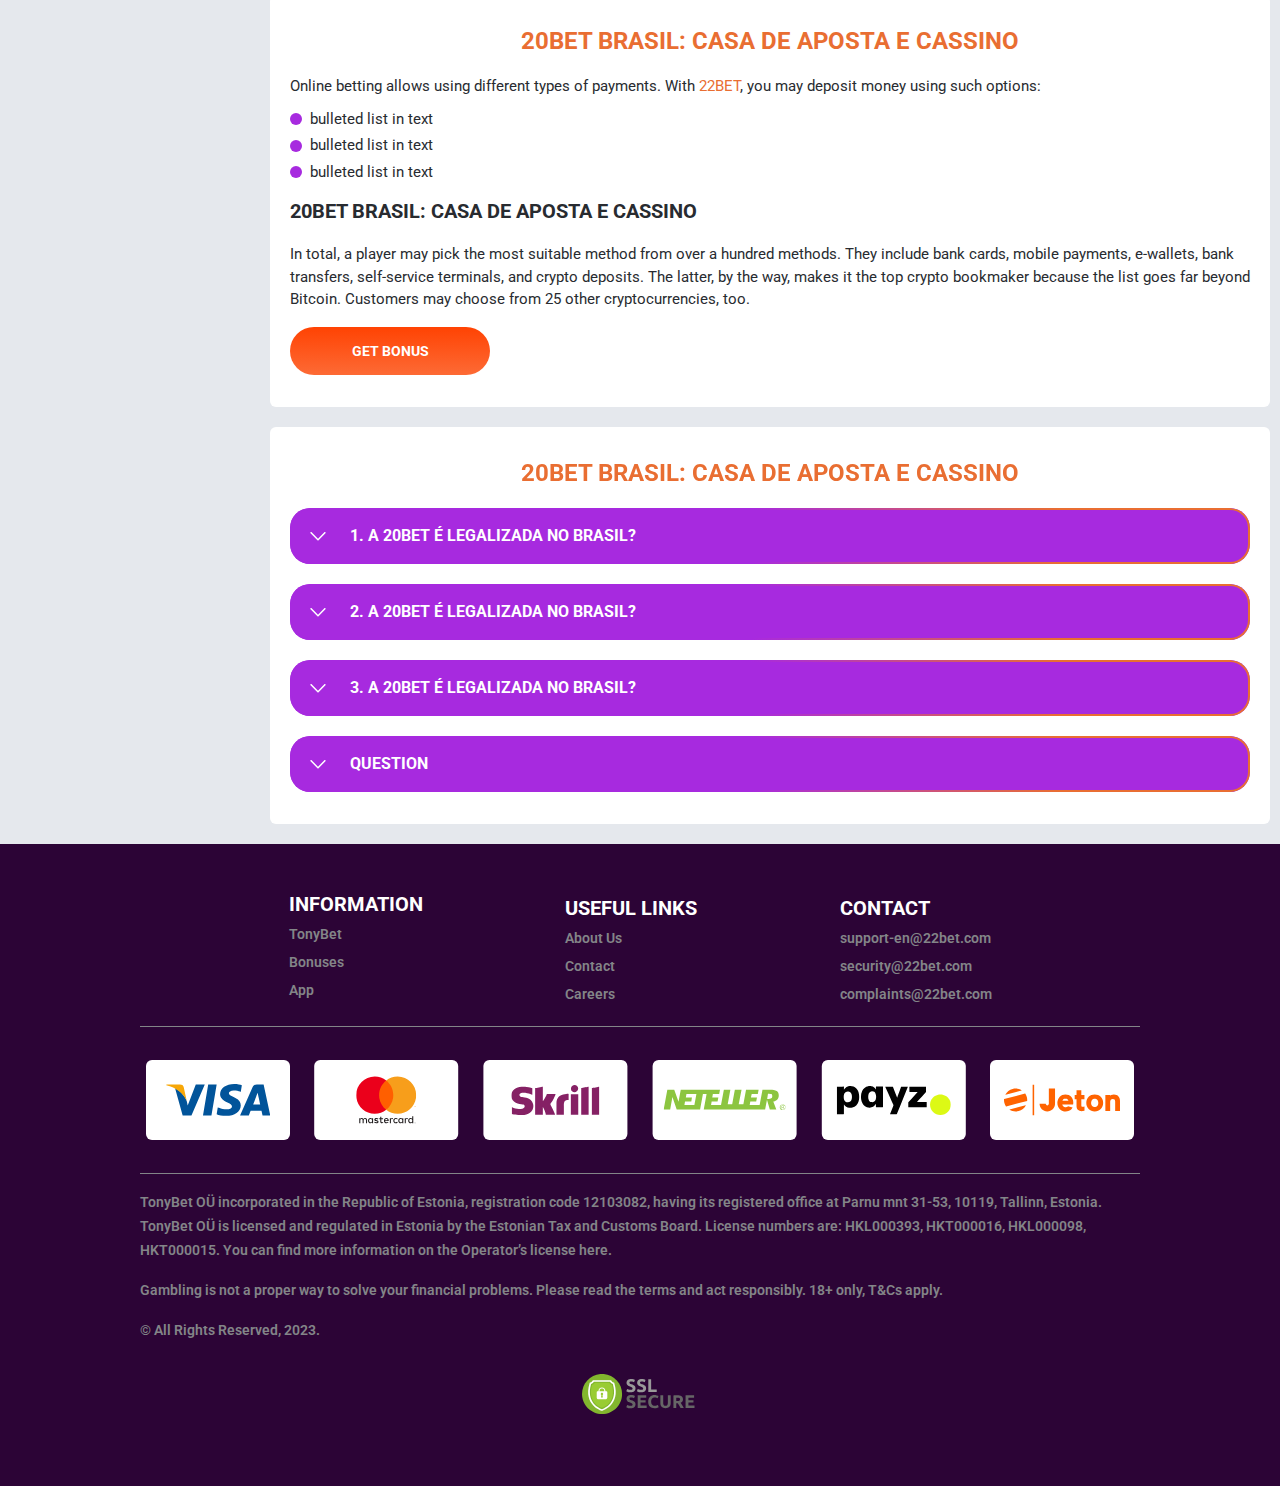
<file: bonus.html>
<!DOCTYPE html>
<html lang="fi">
  <head>
    <meta charset="UTF-8" />

    <meta name="viewport" content="width=device-width, initial-scale=1.0" />
    <title>20Bet Brasil: Casa de 
Aposta e Cassino</title>
    <meta name="description" content />
    <meta property="og:site_name" content />
    <meta property="og:title" content />
    <meta property="og:type" content="website" />
    <meta property="og:url" content />
    <meta property="og:image" content />
    <meta property="og:image:alt" content />
    <meta property="og:locale" content="fi" />
    <meta property="og:description" content />
    <link rel="preconnect" href="https://fonts.googleapis.com" />
    <link rel="preconnect" href="https://fonts.gstatic.com" crossorigin />
    <link
      href="https://fonts.googleapis.com/css2?family=Poppins&family=Roboto:wght@400;500;700&display=swap"
      rel="stylesheet"
    />
    <link rel="stylesheet" href="./css/reset.css" />
    <link rel="stylesheet" href="./css/main.css" />
    <link rel="stylesheet" href="./css/media.css" />
    <link rel="icon" href="./images/favicon.png" type="image/x-icon" />
    <script
      src="https://code.jquery.com/jquery-3.6.1.min.js"
      integrity="sha256-o88AwQnZB+VDvE9tvIXrMQaPlFFSUTR+nldQm1LuPXQ="
      crossorigin="anonymous"
    ></script>
  </head>
  <body>
    <header class="header">
      <section class="content header__content">
        <a href="./index.html" class="logo header__logo"
          ><img src="./images/header/logo.svg" alt="logo" title
        /></a>
        <button class="header__btn-menu">
          <svg
            width="16px"
            height="16px"
            viewBox="0 0 16 16"
            xmlns="http://www.w3.org/2000/svg"
          >
            <rect y="0" width="16" height="3" rx="1.5"></rect>
            <rect y="6.5" width="16" height="3" rx="1.5"></rect>
            <rect y="13" width="16" height="3" rx="1.5"></rect>
          </svg>
        </button>

       
        <nav class="menu header__menu">
          <ul class="header__menu-list">
            <li>
              <a href="./bonus.html">
                <span>Bonus</span>
              </a>
            </li>
            <li>
              <a href="./app.html">
                <span>App</span>
              </a>
            </li>
             <li>
              <a href="./casino.html">
                <span>Casino</span>
              </a>
            </li>
          </ul>
          <div class="header__button header__button-menu">
            <a href="#" class="button button__login-menu">log in</a>
            <a href="#" class="button button__menu">sign up</a>
          </div>
        </nav>

       

        <a href="#" class="button button__login">log in</a>
        <a href="#" class="button button__singup">sign up</a>
         <a href="" class="header__flag">
          <span><img src="./images/header/flag.png" alt="flag" title /></span>
          <span>fi</span>
        </a>
      </section>
    </header>
    <main class="main home main-page">
      <section class="hero hero__page">
        <div class="background background-page-bonus">
          <img src="./images/bonus/bg-bonus.webp" alt="hero" title />
         
        </div>
        <div class="hero__wrapper hero__wrapper-page">
          <div class="hero__data hero__data-page">
            <ul class="breadcrumbs">
              <li>
                <a href="#"> <span>Home</span></a>
              </li>
              <li>
                <a href="#"> <span>Bonuses</span></a>
              </li>
            </ul>
            <h1 class="title general hero__title">
              20Bet Brasil: Casa de 
Aposta e Cassino
            </h1>
            <p class="hero__text">Lorem ipsum dolor sit amet, consectetur adipiscing elit. Consequat egestas eget purus, in dapibus imperdiet</p>
            <a href="#" class="button hero__button">get bonus</a>
          </div>
        </div>
      </section>
      <section class="main__wrap main__wrap-page">
        <aside class="sidebar sidebar-left sidebar-left-page">
          <div class="sidebar-left__review">
            <div class="menu__review-desk">Navigation</div>
            <ul class="menu__review">
              <li><a href="#">Review of 22Bet</a></li>
              <li><a href="#">Registration</a></li>
              <li><a href="#">22Bet Betting Expert Reviews</a></li>
              <li><a href="#">Layouts and navigation</a></li>
              <li><a href="#">Sports betting</a></li>
              <li><a href="#">Sports offers</a></li>
              <li><a href="#">Live betting</a></li>
              <li><a href="#">Cash out</a></li>
              <li><a href="#">Live stream</a></li>
            </ul>
          </div>
        </aside>
        <section class="content__wrapper content__wrapper-page">
          <section class="content menu-review__content">
            <div class="menu__review-desk menu__review-content">
             Navigation
            </div>
            <ul class="menu__review menu__review-list">
              <li><a href="#">Review of 22Bet</a></li>
              <li><a href="#">Registration</a></li>
              <li><a href="#">22Bet Betting Expert Reviews</a></li>
              <li><a href="#">Layouts and navigation</a></li>
              <li><a href="#">Sports betting</a></li>
              <li><a href="#">Sports offers</a></li>
              <li><a href="#">Live betting</a></li>
              <li><a href="#">Cash out</a></li>
              <li><a href="#">Live stream</a></li>
            </ul>
          </section>
          <section class="content article">
            <p>
              22BET is an online bookmaker that offers simple registration and a wide selection of payment methods, allowing everybody to gamble online. In case you are searching for a fair coefficient and responsive customer support, this is a perfect solution. It’s also one of the top Bitcoin sportsbooks on the Internet because it supports 26 cryptocurrencies. Let’s go over the main details you must know before getting started.
            </p>
           
          </section>
         <section class="content bonuses">
            <ul class="bonuses__list">
              <li class="bonuses__item">
               
                 <div class=" bonuses__img">
                  <img src="./images/bonus/banner-bonus1.webp" alt="" title="" />
                  
                </div>
                <div class="bonuses__desc">
                  
                 <div class="wrap">
                    
                    <h2 class="title high bonuses__title">
                    WELCOME BONUS UP TO 122 EUR FOR SPORTS BETTING
                    </h2>
                    <div class="bonuses__text">
                      <p>
                        Lorem ipsum dolor sit amet, consectetur adipiscing elit.
                        Consequat egestas eget purus, in dapibus imperdiet
                      </p>
                    </div>
                    <div class="bonuses__buttons">
                      <a href="#" class="button bonuses__button">Get Bonus</a>
                     
                    </div>
                  </div>
                </div>
              
              </li>
              <li class="bonuses__item">
                <div class=" bonuses__img">
                  <img src="./images/bonus/banner-bonus2.webp" alt="" title="" />
                  
                </div>
                <div class="bonuses__desc">
                  <div class="wrap">
                   
                    <h2 class="title high bonuses__title">
                    WELCOME BONUS UP TO 122 EUR FOR SPORTS BETTING
                    </h2>
                    <div class="bonuses__text">
                      <p>
                        Lorem ipsum dolor sit amet, consectetur adipiscing elit.
                        Consequat egestas eget purus, in dapibus imperdiet
                      </p>
                    </div>
                    <div class="bonuses__buttons">
                      <a href="#" class="button bonuses__button">Get Bonus</a>
                      
                    </div>
                  </div>
                </div>
              </li>
              <li class="bonuses__item">
                <div class=" bonuses__img">
                  <img src="./images/bonus/banner-bonus3.webp" alt="" title="" />
                   
                </div>
                <div class="bonuses__desc">
                  
                  <div class="wrap">
                  
                    <h2 class="title high bonuses__title">
                     WELCOME BONUS UP TO 122 EUR FOR SPORTS BETTING
                    </h2>
                    <div class="bonuses__text">
                      <p>
                        Lorem ipsum dolor sit amet, consectetur adipiscing elit.
                        Consequat egestas eget purus, in dapibus imperdiet
                      </p>
                    </div>
                    <div class="bonuses__buttons">
                      <a href="#" class="button bonuses__button">Get Bonus</a>
                    
                    </div>
                  </div>
                </div>
              </li>
              <li class="bonuses__item">
                
                  <div class=" bonuses__img">
                  <img src="./images/bonus/banner-bonus4.webp" alt="" title="" />
                  
                </div>
                <div class="bonuses__desc">
                 
                  <div class="wrap">
                    
                    <h2 class="title high bonuses__title">
                     WELCOME BONUS UP TO 122 EUR FOR SPORTS BETTING
                    </h2>
                    <div class="bonuses__text">
                      <p>
                        Lorem ipsum dolor sit amet, consectetur adipiscing elit.
                        Consequat egestas eget purus, in dapibus imperdiet
                      </p>
                    </div>
                    <div class="bonuses__buttons">
                      <a href="#" class="button bonuses__button">Get Bonus</a>
                     
                    </div>
                  </div>
                </div>
               
              </li>
             
            </ul>
          </section>
          <section class="content article">
            <h2 class="title high article__title">
              20Bet Brasil: Casa de Aposta e Cassino
            </h2>
            <p>
              Online betting allows using different types of payments. With <a href="#">22BET</a>, you may deposit money using such options:
            </p>
            <ul class="article__list">
              <li>bulleted list in text</li>
              <li>bulleted list in text</li>
              <li>bulleted list in text</li>
              
            </ul>
<h3>20Bet Brasil: Casa de Aposta e Cassino</h3>
            <p>
              In total, a player may pick the most suitable method from over a hundred methods. They include bank cards, mobile payments, e-wallets, bank transfers, self-service terminals, and crypto deposits. The latter, by the way, makes it the top crypto bookmaker because the list goes far beyond Bitcoin. Customers may choose from 25 other cryptocurrencies, too.
            </p>
            <a href="#" class="button article__button">get bonus</a>
          </section>

      <section class="content faq">
            <h2 class="title high faq__title">20Bet Brasil: Casa de Aposta e Cassino</h2>
            <ul class="faq__list">
              <li class="faq__item">
                <h3 class="title medium faq__subtitle js-button-expander">
                1. A 20Bet é legalizada no Brasil?
                </h3>
                <div class="faq__answer js-expand-content">
                  <p>
                   Sim, a casa de apostas tem licença emitida por Curaçao, que é reconhecida no Brasil e a permite atuar por aqui.
                  </p>
                </div>
              </li>
              <li class="faq__item">
                <h3 class="title medium faq__subtitle js-button-expander">
                 2. A 20Bet é legalizada no Brasil?
                </h3>
                <div class="faq__answer js-expand-content">
                  <p>
                 Sim, a casa de apostas tem licença emitida por Curaçao, que é reconhecida no Brasil e a permite atuar por aqui.
                  </p>
                </div>
              </li>
               <li class="faq__item">
                <h3 class="title medium faq__subtitle js-button-expander">
                 3. A 20Bet é legalizada no Brasil?
                </h3>
                <div class="faq__answer js-expand-content">
                  <p>
                 Sim, a casa de apostas tem licença emitida por Curaçao, que é reconhecida no Brasil e a permite atuar por aqui.
                  </p>
                </div>
              </li>
              <li class="faq__item">
                <h3 class="title medium faq__subtitle js-button-expander">
                Question
                </h3>
                <div class="faq__answer js-expand-content">
                  <p>
                   Sim, a casa de apostas tem licença emitida por Curaçao, que é reconhecida no Brasil e a permite atuar por aqui.
                  </p>
                </div>
              </li>
              
            </ul>
          </section>
        </section>
      </section>
    </main>
     <footer class="footer">
      <section class="content footer__content">
        <ul class="footer__menu">
          <li>
            <div>Information</div>
            <ul class="footer__info">
              <li><a href="#">TonyBet</a></li>
              <li><a href="#">Bonuses</a></li>
              <li><a href="#">App</a></li>
            </ul>
          </li>
          <li>
            <div>Useful Links</div>
            <ul class="footer__info">
              <li><a href="#">About Us</a></li>
              <li><a href="#">Contact</a></li>
              <li><a href="#">Careers</a></li>
            </ul>
          </li>
          <li>
            <div>Contact</div>
            <ul class="footer__info">
              <li>
                <a href="mailto:support-en@22bet.com">support-en@22bet.com</a>
              </li>
              <li>
                <a href="mailto:security@22bet.com">security@22bet.com</a>
              </li>
              <li>
                <a href="mailto:complaints@22bet.com">complaints@22bet.com</a>
              </li>
            </ul>
          </li>
        </ul>

        <ul class="footer__cards-list">
          <li>
            <a href="#"
              ><img src="./images/footer/visa.svg" alt="cardvisa" title
            /></a>
          </li>
          <li>
            <a href="#"
              ><img src="./images/footer/mastercard.svg" alt="mastercard" title
            /></a>
          </li>
         
          <li>
            <a href="#"
              ><img src="./images/footer/skrill.svg" alt="skrill" title
            /></a>
          </li>
          <li>
            <a href="#"
              ><img src="./images/footer/neteller.svg" alt="neteller" title
            /></a>
          </li>
          <li>
            <a href="#"
              ><img src="./images/footer/payz.svg" alt="payz" title
            /></a>
          </li>
          <li>
            <a href="#"
              ><img src="./images/footer/jeton.svg" alt="jetonbank" title
            /></a>
          </li>
         
        </ul>

        <div class="footer__wrapp">
          <div class="footer__text">
            <p>
              TonyBet OÜ incorporated in the Republic of Estonia, registration code 12103082, having its registered office at Parnu mnt 31-53, 10119, Tallinn, Estonia. TonyBet OÜ is licensed and regulated in Estonia by the Estonian Tax and Customs Board. License numbers are: HKL000393, HKT000016, HKL000098, HKT000015. You can find more information on the Operator’s license here.
            </p>
            
        <p>Gambling is not a proper way to solve your financial problems. Please read the terms and act responsibly. 18+ only, T&Cs apply.</p>
          <p>&copy; All Rights Reserved, 2023.</p>
          </div>
          <div class="footer__secure">
            <img src="./images/footer/ssl.svg" alt="ssl" title />
          </div>
        
      </section>
    </footer>

    <script src="./js/sidebar.js" defer></script>
    <script src="./js/expander.js" defer></script>
    <script src="./js/mobile-menu.js" defer></script>
  </body>
</html>
</file>
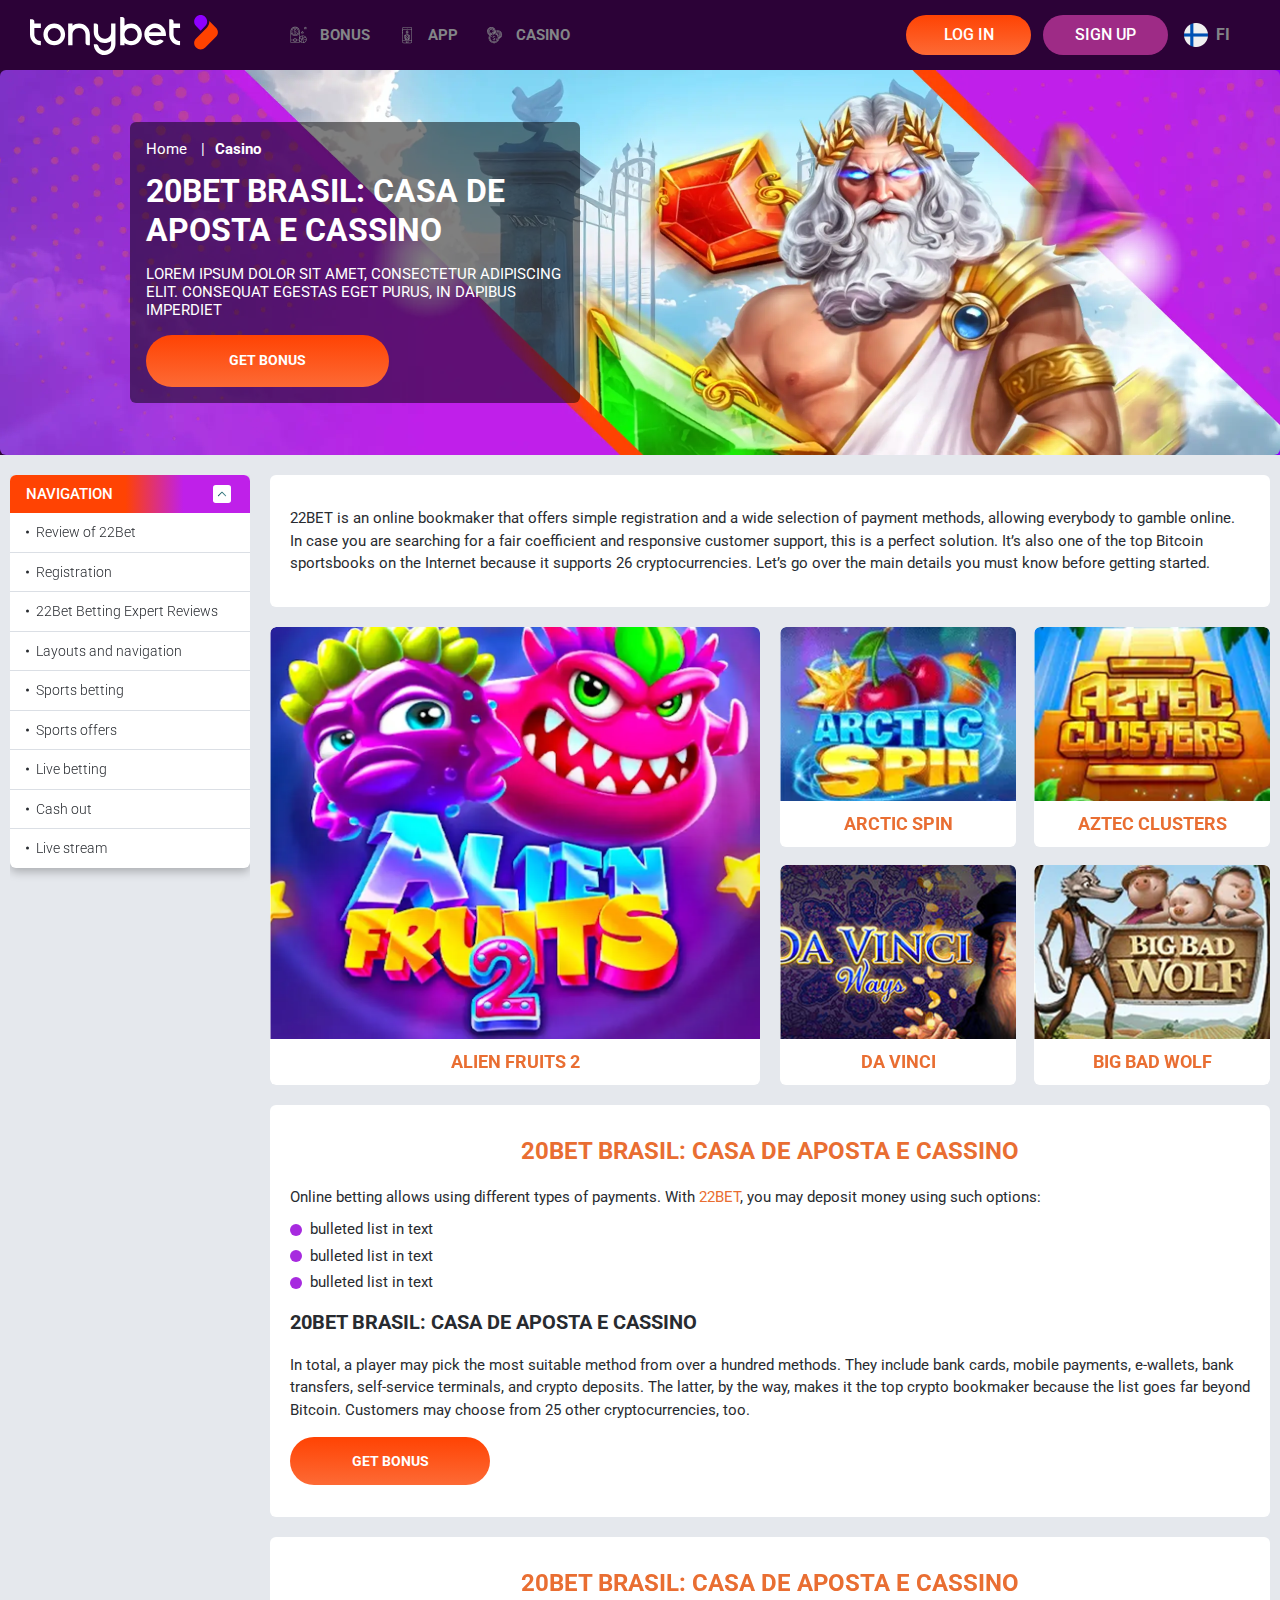
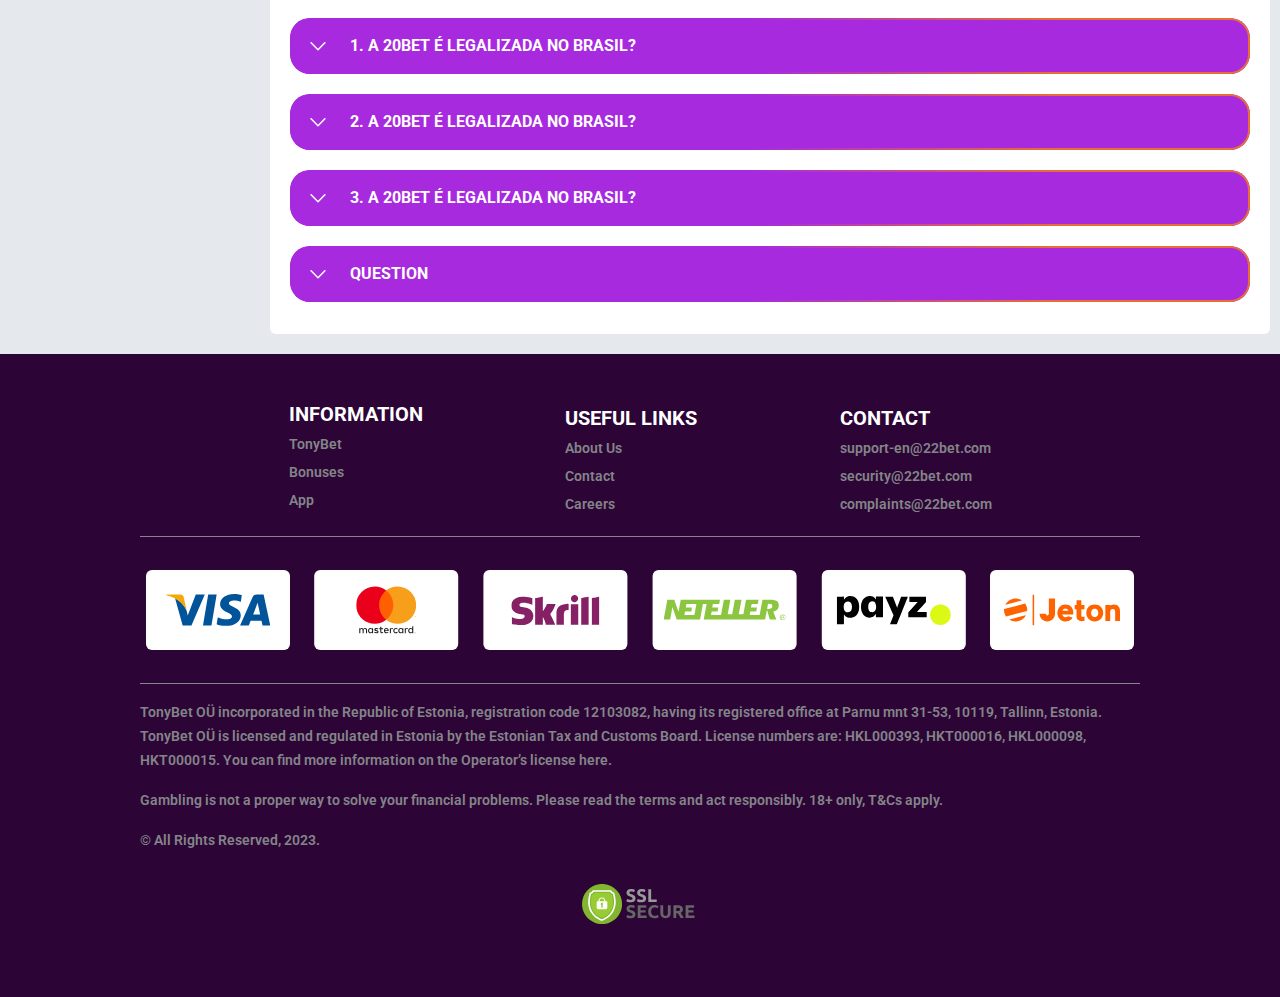
<file: casino.html>
<!DOCTYPE html>
<html lang="fi">
  <head>
    <meta charset="UTF-8" />

    <meta name="viewport" content="width=device-width, initial-scale=1.0" />
    <title>20Bet Brasil: Casa de 
Aposta e Cassino </title>
    <meta name="description" content />
    <meta property="og:site_name" content />
    <meta property="og:title" content />
    <meta property="og:type" content="website" />
    <meta property="og:url" content />
    <meta property="og:image" content />
    <meta property="og:image:alt" content />
    <meta property="og:locale" content="fi" />
    <meta property="og:description" content />
    <link rel="preconnect" href="https://fonts.googleapis.com" />
    <link rel="preconnect" href="https://fonts.gstatic.com" crossorigin />
    <link
      href="https://fonts.googleapis.com/css2?family=Poppins&family=Roboto:wght@400;500;700&display=swap"
      rel="stylesheet"
    />
    <link rel="stylesheet" href="./css/reset.css" />
    <link rel="stylesheet" href="./css/main.css" />
    <link rel="stylesheet" href="./css/media.css" />
    <link rel="icon" href="./images/favicon.png" type="image/x-icon" />
      <script
    src="https://code.jquery.com/jquery-3.6.1.min.js"
    integrity="sha256-o88AwQnZB+VDvE9tvIXrMQaPlFFSUTR+nldQm1LuPXQ="
    crossorigin="anonymous"
  ></script>
  </head>
  <body>
    <header class="header">
      <section class="content header__content">
        <a href="./index.html" class="logo header__logo"
          ><img src="./images/header/logo.svg" alt="logo" title
        /></a>
        <button class="header__btn-menu">
          <svg
            width="16px"
            height="16px"
            viewBox="0 0 16 16"
            xmlns="http://www.w3.org/2000/svg"
          >
            <rect y="0" width="16" height="3" rx="1.5"></rect>
            <rect y="6.5" width="16" height="3" rx="1.5"></rect>
            <rect y="13" width="16" height="3" rx="1.5"></rect>
          </svg>
        </button>

       
        <nav class="menu header__menu">
          <ul class="header__menu-list">
            <li>
              <a href="./bonus.html">
                <span>Bonus</span>
              </a>
            </li>
            <li>
              <a href="./app.html">
                <span>App</span>
              </a>
            </li>
             <li>
              <a href="./casino.html">
                <span>Casino</span>
              </a>
            </li>
          </ul>
          <div class="header__button header__button-menu">
            <a href="#" class="button button__login-menu">log in</a>
            <a href="#" class="button button__menu">sign up</a>
          </div>
        </nav>

       

        <a href="#" class="button button__login">log in</a>
        <a href="#" class="button button__singup">sign up</a>
         <a href="" class="header__flag">
          <span><img src="./images/header/flag.png" alt="flag" title /></span>
          <span>fi</span>
        </a>
      </section>
    </header>
    <main class="main home main-page">
      <section class="hero hero__page">
        <div class="background background-page background-page-casino">
          <img src="./images/casino/bg-casino.webp" alt="hero" title />
          
        </div>
        <div class="hero__wrapper hero__wrapper-page">
          <div class="hero__data hero__data-page">
            <ul
              class="breadcrumbs"
             
            >
              <li
              
              >
                <a href="#" >
                  <span >Home</span></a
                >
             
              </li>
              <li
                
              >
                <a href="#" >
                  <span >Casino</span></a
                >
              
              </li>
            </ul>
            <h1 class="title general hero__title">
              20Bet Brasil: Casa de 
Aposta e Cassino
            </h1>
            <p class="hero__text">Lorem ipsum dolor sit amet, consectetur adipiscing elit. Consequat egestas eget purus, in dapibus imperdiet</p>
            <a href="#" class="button hero__button">get bonus</a>
          </div>
        </div>
      </section>
      <section class="main__wrap main__wrap-page">
        <aside class="sidebar sidebar-left sidebar-left-page">
          <div class="sidebar-left__review">
            <div class="menu__review-desk">Navigation</div>
            <ul class="menu__review">
              <li><a href="#">Review of 22Bet</a></li>
              <li><a href="#">Registration</a></li>
              <li><a href="#">22Bet Betting Expert Reviews</a></li>
              <li><a href="#">Layouts and navigation</a></li>
              <li><a href="#">Sports betting</a></li>
              <li><a href="#">Sports offers</a></li>
              <li><a href="#">Live betting</a></li>
              <li><a href="#">Cash out</a></li>
              <li><a href="#">Live stream</a></li>
            </ul>
          </div>
        </aside>
        <section class="content__wrapper content__wrapper-page">
          <section class="content menu-review__content">
            <div class="menu__review-desk menu__review-content">
              Navigation
            </div>
            <ul class="menu__review menu__review-list">
              <li><a href="#">Review of 22Bet</a></li>
              <li><a href="#">Registration</a></li>
              <li><a href="#">22Bet Betting Expert Reviews</a></li>
              <li><a href="#">Layouts and navigation</a></li>
              <li><a href="#">Sports betting</a></li>
              <li><a href="#">Sports offers</a></li>
              <li><a href="#">Live betting</a></li>
              <li><a href="#">Cash out</a></li>
              <li><a href="#">Live stream</a></li>
            </ul>
          </section>
          <section class="content article">
            <p>
             22BET is an online bookmaker that offers simple registration and a wide selection of payment methods, allowing everybody to gamble online. In case you are searching for a fair coefficient and responsive customer support, this is a perfect solution. It’s also one of the top Bitcoin sportsbooks on the Internet because it supports 26 cryptocurrencies. Let’s go over the main details you must know before getting started.
            </p>
           
          </section>
          <section class="content casino">
            <div class="casino__content">
               <ul class="casino__list casino__list-first">
                <li class="casino__item">
                    
                     <a href="#"> <img class="casino__img" src="./images/casino/card-casino.webp" alt="" title>
                          <h3>Alien fruits 2</h3></a>
                </li></ul>
              <ul class="casino__list">
                <li class="casino__item">
                    
                     <a href="#"> <img class="casino__img" src="./images/casino/card-casino1.png" alt="" title>
                          <h3>arctic spin</h3></a>
                </li>
                <li class="casino__item">
                    
                     <a href="#">
                       <img class="casino__img" src="./images/casino/card-casino2.png" alt="" title>
                          <h3>aztec clusters</h3>
                     </a>
                </li>
                <li class="casino__item">
                    
                      <a href="#">
                        <img class="casino__img" src="./images/casino/card-casino3.png" alt="" title>
                          <h3>Da vinci</h3>
                      </a>
                </li>
                <li class="casino__item">
                    
                     <a href="#"> <img class="casino__img" src="./images/casino/card-casino4.png" alt="" title>
                          <h3>big bad wolf</h3></a>
                </li>
                
                
                
              </ul>
            </div>
          </section>
          <section class="content article">
            <h2 class="title high article__title">
              20Bet Brasil: Casa de Aposta e Cassino
            </h2>
            <p>
              Online betting allows using different types of payments. With <a href="#">22BET</a>, you may deposit money using such options:
            </p>
            <ul class="article__list">
             <li>bulleted list in text</li>
              <li>bulleted list in text</li>
              <li>bulleted list in text</li>
              
            </ul>
<h3>20Bet Brasil: Casa de Aposta e Cassino</h3>
            <p>
              In total, a player may pick the most suitable method from over a hundred methods. They include bank cards, mobile payments, e-wallets, bank transfers, self-service terminals, and crypto deposits. The latter, by the way, makes it the top crypto bookmaker because the list goes far beyond Bitcoin. Customers may choose from 25 other cryptocurrencies, too.
            </p>
            <a href="#" class="button article__button">get bonus</a>
          </section>

         <section class="content faq">
            <h2 class="title high faq__title">20Bet Brasil: Casa de Aposta e Cassino</h2>
            <ul class="faq__list">
              <li class="faq__item">
                <h3 class="title medium faq__subtitle js-button-expander">
                1. A 20Bet é legalizada no Brasil?
                </h3>
                <div class="faq__answer js-expand-content">
                  <p>
                   Sim, a casa de apostas tem licença emitida por Curaçao, que é reconhecida no Brasil e a permite atuar por aqui.
                  </p>
                </div>
              </li>
              <li class="faq__item">
                <h3 class="title medium faq__subtitle js-button-expander">
                 2. A 20Bet é legalizada no Brasil?
                </h3>
                <div class="faq__answer js-expand-content">
                  <p>
                 Sim, a casa de apostas tem licença emitida por Curaçao, que é reconhecida no Brasil e a permite atuar por aqui.
                  </p>
                </div>
              </li>
               <li class="faq__item">
                <h3 class="title medium faq__subtitle js-button-expander">
                 3. A 20Bet é legalizada no Brasil?
                </h3>
                <div class="faq__answer js-expand-content">
                  <p>
                 Sim, a casa de apostas tem licença emitida por Curaçao, que é reconhecida no Brasil e a permite atuar por aqui.
                  </p>
                </div>
              </li>
              <li class="faq__item">
                <h3 class="title medium faq__subtitle js-button-expander">
                Question
                </h3>
                <div class="faq__answer js-expand-content">
                  <p>
                   Sim, a casa de apostas tem licença emitida por Curaçao, que é reconhecida no Brasil e a permite atuar por aqui.
                  </p>
                </div>
              </li>
              
            </ul>
          </section>
        </section>
      </section>
    </main>
     <footer class="footer">
      <section class="content footer__content">
        <ul class="footer__menu">
          <li>
            <div>Information</div>
            <ul class="footer__info">
              <li><a href="#">TonyBet</a></li>
              <li><a href="#">Bonuses</a></li>
              <li><a href="#">App</a></li>
            </ul>
          </li>
          <li>
            <div>Useful Links</div>
            <ul class="footer__info">
              <li><a href="#">About Us</a></li>
              <li><a href="#">Contact</a></li>
              <li><a href="#">Careers</a></li>
            </ul>
          </li>
          <li>
            <div>Contact</div>
            <ul class="footer__info">
              <li>
                <a href="mailto:support-en@22bet.com">support-en@22bet.com</a>
              </li>
              <li>
                <a href="mailto:security@22bet.com">security@22bet.com</a>
              </li>
              <li>
                <a href="mailto:complaints@22bet.com">complaints@22bet.com</a>
              </li>
            </ul>
          </li>
        </ul>

        <ul class="footer__cards-list">
          <li>
            <a href="#"
              ><img src="./images/footer/visa.svg" alt="cardvisa" title
            /></a>
          </li>
          <li>
            <a href="#"
              ><img src="./images/footer/mastercard.svg" alt="mastercard" title
            /></a>
          </li>
         
          <li>
            <a href="#"
              ><img src="./images/footer/skrill.svg" alt="skrill" title
            /></a>
          </li>
          <li>
            <a href="#"
              ><img src="./images/footer/neteller.svg" alt="neteller" title
            /></a>
          </li>
          <li>
            <a href="#"
              ><img src="./images/footer/payz.svg" alt="payz" title
            /></a>
          </li>
          <li>
            <a href="#"
              ><img src="./images/footer/jeton.svg" alt="jetonbank" title
            /></a>
          </li>
         
        </ul>

        <div class="footer__wrapp">
          <div class="footer__text">
            <p>
              TonyBet OÜ incorporated in the Republic of Estonia, registration code 12103082, having its registered office at Parnu mnt 31-53, 10119, Tallinn, Estonia. TonyBet OÜ is licensed and regulated in Estonia by the Estonian Tax and Customs Board. License numbers are: HKL000393, HKT000016, HKL000098, HKT000015. You can find more information on the Operator’s license here.
            </p>
            
        <p>Gambling is not a proper way to solve your financial problems. Please read the terms and act responsibly. 18+ only, T&Cs apply.</p>
          <p>&copy; All Rights Reserved, 2023.</p>
          </div>
          <div class="footer__secure">
            <img src="./images/footer/ssl.svg" alt="ssl" title />
          </div>
        
      </section>
    </footer>

    <script src="./js/sidebar.js" defer></script>
    <script src="./js/expander.js" defer></script>
    <script src="./js/mobile-menu.js" defer></script>
  </body>
</html>
</file>
<file: css/main.css>
html {
  -webkit-text-size-adjust: 100%;
  scroll-behavior: smooth;
  overflow-x: hidden;
}

body {
  display: block;
  position: relative;
  width: 100%;
  background: #E5E8ED;

  font-family: "Roboto", sans-serif;
  font-size: 15px;
  font-weight: 400;
  line-height: 150%;
  text-align: left;
  color: #282B30;
}

.no-scroll {
  overflow-y: hidden;
}
body.no-scroll {
  overflow-y: hidden;
}

html.no-scroll,
body.no-scroll {
  overflow: hidden;
  height: 100%;
}

.content {
  display: block;
  position: relative;
  width: 100%;
  max-width: 1020px;
  max-width: 1250px;
  overflow: hidden;
  border-radius: 6px;
  background: #ffffff;
  padding: 32px 20px;
  margin: 0 auto 20px auto;
}

h1,
h2,
h3,
h4,
.title {
  display: block;
  position: relative;
  font-size: 32px;
  font-weight: 700;
  line-height: 120%;
  text-align: center;
  color: #ffffff;
  text-transform: uppercase;
}

h1,
.title.general {
  text-transform: uppercase;
}

h2,
.title.high {
  display: flex;
  align-items: center;
  font-size: 24px;
  line-height: 120%;
  color: #E96E32;
 
justify-content: center;

 
}

h3,
title.medium {
  font-size: 20px;
  line-height: 120%;
  text-align: left;

  color: #282B30;
  
}

article > *,
.article > *,
.desk > * {
  margin-top: 20px;
}

article > *:first-child,
.article > *:first-child,
.desk > *:first-child {
  margin-top: 0 !important;
}

article > h2,
.article > h2,
.desk > h2 {
  margin-top: 32px;
}

article > h3,
.article > h3,
.desk > h3 {
  margin-top: 16px;
}

.button {
  position: relative;

  min-width: 243px;
  height: 52px;
  border-radius: 185px;
 background: linear-gradient(180deg, #FF4303 0%, #FD6A35 100%);

  overflow: hidden;
  font-size: 14px;
  font-weight: 700;
  line-height: 140%;
  text-align: center;
  text-decoration: none;
  text-transform: uppercase;
  color: #ffffff;
  white-space: nowrap;
  cursor: pointer;
  padding: 16px 24px;
  margin: 0 auto;

  transition: all 0.5s;
}

.button:hover {
  transform: scale(1.1);
}

.header,
.main,
.footer {
  display: flex;
  position: relative;
  justify-content: space-between;
  align-items: center;

  max-width: 1600px;
  max-width: 100%;

  margin: 0 auto;
}

.background {
  display: block;
  position: absolute;
  bottom: 0;
  left: 0;
  height: 100%;
  width: 100%;
  overflow: hidden;
}

.background img {
  position: relative;
  width: 100%;
  height: 100%;
  object-fit: cover;
  border-radius: 6px;
  object-position: 100%;
}

.images img {
  border-radius: 6px;
  width: 100%;
  height: 100%;
  overflow: hidden;
}

.background__decor{
  position: absolute;
  top: 0;
 right: 52px;bottom: 0;
}

.background__decor-app{
  left: 86px;
  right: auto;
}

/* -------------------HEADER---------------- */
.header {
  position: fixed;
  top: 0;
  left: 0;
  right: 0;
  width: 100%;
  z-index: 100;
  background: #2C0237;


}

.header__content {
  position: relative;
  display: flex;
  flex-direction: row;
  align-items: center;
  justify-content: space-between;
  max-width: 1600px;
  height: 70px;
  border-radius: 0;
  background: #2C0237;

  padding: 14px 30px;
  margin: 0 auto;
}

.logo {
  display: block;
  position: relative;
  max-width: 193px;
  flex: 0 0 193px;
  margin-right: 67px;
  transition: all 0.5s;
}

.logo:hover {
  transform: scale(1.1);
}

.logo img {
  display: block;
  position: relative;
  width: auto;
  max-height: 41px;
}

.header__app {
  display: flex;
  justify-content: center;
  flex: 0 1 auto;

  max-width: 204px;
  max-height: 48px;
  border-radius: 6px;
  background: #1a3769;
  font-weight: 700;
  font-size: 15px;
  line-height: 22px;
  text-transform: uppercase;
  color: #ffffff;
  white-space: nowrap;
  padding: 13px 24px;
  margin-right: 24px;
  box-shadow: 0px 4px 18px 0px #0e181140;

  transition: all 0.5s;
}

.header__app:hover {
  background: #194085;
  transform: scale(1.1);
}

.header__app span {
  display: flex;
  align-items: center;
}
.header__app img {
  display: block;

  width: 24px;
}

.header__app span:not(:last-child) {
  margin-right: 10px;
}

.header__menu {
  display: flex;
  white-space: nowrap;
  max-height: calc(100vh - 70px);
  overflow-y: auto;
}

.header__menu-list {
  display: flex;
  justify-content: center;
  align-items: center;
  white-space: nowrap;
  flex: 1 1 auto;
  gap: 16px;
}
.header__menu-list li {
  position: relative;
  display: block;
  transition: all 0.5s;
}

.header__menu-list li a {
  display: inline-flex;
  display: block;
  position: relative;
  align-items: center;
  font-weight: 700;
  text-transform: uppercase;
  color:  #838588;

  background-color: transparent;

  transition: all 0.5s;

  padding: 23px 12px 23px 30px;
}

.header__menu-list li a::before {
  content: "";
  display: block;
  position: absolute;
  width: 18px;
  height: 18px;
  left: 0;
  top: 50%;
  transform: translateY(-50%);
  background: url(../images/header/bonus-header.svg) no-repeat center
    center / contain;
}

.header__menu-list li:nth-child(2) a:before {
  background: url(../images/header/app-header.svg) no-repeat center
    center / contain;
}
.header__menu-list li:nth-child(3) a:before {
  background: url(../images/header/casino-header.svg) no-repeat center
    center / contain;
}


.header__menu-list li:hover a::before {
 
filter: brightness(0) saturate(100%) invert(60%) sepia(100%) saturate(6000%) hue-rotate(5deg) brightness(105%) contrast(105%);
filter: sepia(2) saturate(8) hue-rotate(0deg) brightness(1);

}

.header__menu-list li:hover a{
  color: #E96E32;
  opacity: 1;
  
}
.header__menu-list li:hover::after{
  content: "";
  display: block;position: absolute;
  bottom: 0;
  width: 100%;height: 3px;
  background: #8F00FF;

}
.menu a {
  display: none;
}

span {
  display: inline-block;
}

.header__flag img {
  width: 24px;
  height: 24px;
  vertical-align: middle;
  
}

/* .header__flag span {
  flex: 0 1 24px;
} */

.header__flag {
  display: flex;gap: 8px;
  align-items: center;
  margin-right: 20px;
  margin-left: 16px;
  color:  #838588;
font-weight: 700;font-size: 16px;
line-height: 24px;
  text-transform: uppercase;
  transition: all 0.5s;
}

.header__flag:hover{
  color:#ffffff;
}

.button__login {
 background: linear-gradient(180deg, #FF4303 0%, #FD6A35 100%);

  margin-right: 20px;

  margin: auto 12px auto auto;
}
.button__singup {
  background: #9E2B86;

  margin: auto 0 auto 0;
}

.button__login,
.button__singup {
  font-size: 16px;
  font-weight: 500;
  min-width: 125px;
  height: 40px;
  line-height: 140%;
  padding: 9px;
}


.header__btn-menu {
  display: block;
  flex: 0 1 auto;
  min-width: 0;
  border: 1px solid #ffffff;
  border-radius: 6px;
  background: #2C0436;
  padding: 13px;
  order: 3;
  display: none;
}

svg {
  position: relative;
  fill: #ffffff;
  line-height: 1;
  vertical-align: 1;
}

/* ------------------ MAIN------------- */
.main.home {
  display: flex;
  margin-bottom: 70px;
}

.main__wrap {
  display: flex;
  position: relative;
  flex: 1 1 100%;
  justify-content: center;
  align-items: stretch;

  max-width: 1600px;

  padding: 20px 30px;
  margin: 0 auto;
}

/*--------------------MAIN__SIDEBAR-------------- */

.sidebar {
  position: relative;
  align-self: stretch;

  flex: 0 0 240px;
}

.sidebar {
  align-self: stretch;
  position: sticky;
  flex: 0 0 240px;

  top: 90px;
  bottom: 20px;
  height: calc(100vh - 110px);

  overflow: auto;
}

.sidebar-left__quik,
.sidebar-left__review {
  overflow: hidden;
  border-radius: 6px;
  background: #ffffff;
  box-shadow: 0 4px 10px rgba(0, 0, 0, 0.25);
  cursor: pointer;
}

.sidebar-right__desk {
  overflow: hidden;
  border-radius: 6px;
  box-shadow: 0px 4px 10px 0px #00000040;
}

.sidebar-left__quik {
  margin-bottom: 20px;
}
.sidebar-right__settings,
.menu__links-desk,
.menu__review-desk,
.menu__cards {
 background: linear-gradient(269.73deg, #BF20E9 27.69%, #FF4303 51.96%);

position: relative;
  font-weight: 500;
  line-height: 22px;
  text-transform: uppercase;
  color: #ffffff;

  padding: 8px 16px;
}

.menu__cards,
.sidebar-right__settings {
  background: #2C0436;

  color: #ffffff;
}

.sidebar-right__settings {
  position: relative;
  border-radius: 6px;

  margin-bottom: 20px;
}
.sidebar__settings {
  padding-left: 16px;
}

.sidebar::-webkit-scrollbar {
  display: none;
}

.sidebar__settings::before {
  content: "";
  display: block;
  position: absolute;
  top: 50%;
  transform: translateY(-50%);
  left: 10px;
  width: 16px;
  height: 16px;
  background: url(../images/right-gallery/settings.svg) no-repeat center center/
    contain;
}


.menu__links li,
.menu__review li {
  position: relative;
  
  padding: 8px 16px;
}
.menu__review li {
  display: block;
  
padding: 8px 16px;
  transition: all 0.5s;
}

.menu__review li:not(:last-child){
   border-bottom: 1px solid #dbdfe5;
}

/* .menu__review.active{
  margin: 8px 0;
} */

.menu__links li a,
.menu__review li a {
  display: block;
  color: #282b30;
  font-size: 14px;font-weight: 300;
 
  transition: all 0.5s;
}
.menu__review li a{
  padding-left: 10px;
}

.menu__review li a::before{
  content: "";
  display: block;position: absolute;
  left: 0;
  top: 50%;
  transform: translateY(-50%);
  width: 3px;height: 3px;border-radius: 50%;
  background: #282b30;
}
.menu__review li:hover{
  background: #9E2B86;

}


.menu__review li:hover a {
  color: #FFFFFF;
  font-weight: 300;
}

.menu__review li:hover a::before{
  background: #FFFFFF;;
}

/* .menu__review li:hover::after{
  content: '';
  display: block;position: absolute;
  width: 3px;height: 100%;
  background: #FF4200;
  left: 0;
  top: 50%;
  transform: translateY(-50%);
  
} */

.menu__links li a img {
  vertical-align: middle;
  margin-right: 12px;
}

.sidebar__review {
  margin-top: 20px;
}

.menu__review-desk {
  position: relative;
}
.menu__links-desk::after,
.menu__review-desk::after {
  content: "";
  position: absolute;
  top: 50%;
  transform: translateY(-50%);
  right: 19px;
  width: 18px;
  height: 18px;
  background: url(../images/left-menu/sidebar-arrowDown.svg)no-repeat center center / contain;
  transition: transform  0.5s;
}
.menu__links-desk.active::after,
.menu__review-desk.active::after {

 transform: translateY(-50%) rotate(180deg);
}
.menu__review-content {
  padding: 20px;
}

.menu-review__content {
  display: none;
  padding: 0;
  cursor: pointer;
}

.menu__review li a {
  position: relative;
  display: flex;
}

.content__wrapper {
  margin: 0 10px;

  flex: 0 1 calc(100% - 240px * 2 - 10px * 2);
}

/* -----------hero ----------- */
.content__wrapper {
  position: relative;
  top: 70px;
  margin-left: 20px;
  margin-right: 20px;
}

.hero {
  padding: 0;
  padding: 60px 10px;
  min-height: 385px;
}

.hero__wrapper {
  display: flex;
  align-items: center;
}

.hero__data {
  display: block;
  position: relative;

  max-width: 450px;

  padding: 16px;
}

.hero__title {
  text-align: left;
}

.hero__title > *:first-child {
  color: #ffffff;
}

.hero__rating {
  display: flex;
  font-weight: 700;
  justify-content: left;
  text-transform: uppercase;
  color: #ffffff;
  margin-bottom: 6px;
}
.hero__rating span{
  white-space: nowrap;
}

.hero__rating p {
  margin-right: 10px;
  font-weight: 400;
  
}
.hero__button {
  display: block;
  max-width: max-content;
  margin-top: 16px;
  margin-left: 0;
  margin-right: auto;
}

.hero__text {
  color: #ffffff;
  font-size:  15px;
  font-weight: 400;
  line-height: 120%;
  text-transform: uppercase;
  margin-top: 16px;
  
}

/* --------------------features----------- */
.features {
  position: relative;
  display: flex;
  flex-direction: column;
  
  margin-bottom: 20px;
}

.features__title {
  font-size: 15px;
  margin-bottom: 16px;
}
.features__info {
  width: 100%;
  display: flex;
  gap: 4px;
  
   
}


table {
  width: 100%;
  display: flex;
  gap: 20px;
 
}

table tbody {
  width: 100%;
}

.features__table tr,
.features ul li {
  position: relative;
  display: flex;
  padding: 8.7px 16px;
  background: #A72ADF;
  border-radius:  20px ;
  color: #ffffff;
}

.features__table tr::before ,.features ul li::before,.ratings__list li::after,.faq__subtitle::before,
.faq__answer::after,.bonuses__item::after{
    content: '';
    display: block;
    position: absolute;
    top: 0;
    left: 0;
    right: 0;
    bottom: 0px;
    padding:  2px ;
    background: linear-gradient(269.73deg, #E96E32 19.81%, #A72ADF 51.96%);
    mask: linear-gradient(#fff 0 0) content-box, linear-gradient(#fff 0 0);
    -webkit-mask-composite: destination-out;
    border-radius: 20px;
}

.ratings__list li::after{
 background: linear-gradient(269.73deg, #A72ADF 19.81%, #E96E32 51.96%);

}

/* .features__table tr::before ,.features ul li::before,.faq__answer::after,.faq__subtitle::before{
  
 background: linear-gradient(269.73deg, #E96E32 19.81%, #A72ADF 51.96%);
 

} */
.bonuses__item::after{
  
  padding: 3px;
}

.features__table tr + tr,.features ul li + li{
  margin-top: 4px;
}

table td:first-child {
  width: 50%;
  font-weight: 700;
 
 font-size: 16px;
  text-transform: none;
}

table td:last-child {
  width: 50%;
  padding-left: 10px;
}

.features__table tr {
  display: flex;
  align-items: center;
}

.features__list {
  display: flex;
  gap: 20px;
  justify-content: space-between;
}

.features ul li {
  display: flex;
  align-items: center;
  font-size: 16px;
  font-weight: 400;
  color: #ffffff;
  line-height: 24px;
  gap: 16px;
  padding: 18px 16px ;
}
.features ul li img{
  width: 32px;height: 32px;display: block;
}


/* -------------banner---------------- */

.banner {
  display: flex;
  align-items: center;
  justify-content:flex-start;
  overflow: hidden;
  padding:  20px;
  min-height: 385px;
}

.banner__info {
  display: flex;
  flex-direction: column;
  align-items: flex-start;
  position: relative;

  max-width: 500px;
  text-align: center;

  padding: 20px;
}

.banner .banner__title {
  flex-direction: column;
  font-weight: 700;
  line-height:56px;
  font-size: 28px;

  text-transform: uppercase;
  border: none;
  padding: 0;
  background: transparent;
  margin-bottom: 16px;
}

.banner .banner__title .main-offer{
  color: #E96E32;
   font-weight: 700;
  line-height:56px;
  font-size: 28px;
}
.banner__backgroud img{
  object-position: 50%;
}

.banner__title > *:last-child {
  color: #FFFfff;
  font-size: 15px;
  line-height: 32px;
  margin-top: 5px;
}

.banner__button {
  min-width: 190px;
  display: inline-block;
  margin-left: auto;
  margin-right: auto;
  
}

/* ----------------article------------- */

/* .article__links {
  color: #ec622b;
} */

.article__list {
  margin-top: 10px;
}

.article .button {
  display: block;
  margin-top: 16px;
  margin-left: 0;
  min-width: 200px;
  width: max-content;
}
.article ul li {
  position: relative;
  padding-left: 10px;
}
.article ul li + li {
  margin-top: 4px;
}

.article ul li::before {
  content: "";
  position: absolute;
  left: 0;
  top: 50%;
  transform: translateY(-50%);
  width: 4px;
  height: 1px;
  border-radius: 50%;
  background: #282b30;
}
.article .article__list li{
  padding-left: 20px;
}

.article .article__list li::before {
  content: "";
  position: absolute;
  left: 0;
  top: 50%;
  transform: translateY(-50%);
  width: 12px;
  height: 12px;  border-radius: 50%;
  background: #A72ADF;

}

/* для нумерованного списка */

.article ol {
  counter-reset: ol;
  position: relative;
}

.article ol li {
  counter-increment: ol;
  position: relative;
  padding-left: 20px;
}

.article ol li::before {
  content: counter(ol) ".";
  display: inline-block;
  position: absolute;
  font: inherit;
  font-weight: 700;
  color: #E96E32;
  left: 0;
  top: 50%;
  transform: translateY(-50%);
}

.article a:not(.button){
  color: #E96E32;
}
.article .button,.ratings__button{
  min-width: 200px;
  height: 48px;
  padding: 15px;
}

/* ------------sidebar-right----------- */
.menu__wrap {
  display: flex;
  gap: 16px;
  justify-content: center;
  background: #2C0436;

  padding: 0 12px;
}

.menu__cards-live {
  display: flex;
  align-items: center;
  color: #838588;
  font-size: 15px;line-height: 24px;
  font-weight: 700;
  text-transform: uppercase;
}

.menu__cards {
  border-top: 3px solid #e96e32;
}
.menu__casino {
  display: flex;
  flex-wrap: wrap;
  align-items: center;
  gap: 8px;
  background: #ffffff;
  justify-content: center;

  padding: 12px 8px;
}

.main__sidebae-desk div {
  border-top-left-radius: 6px;
  border-top-right-radius: 6px;
}
.menu__casino li{
  overflow: hidden;
  position: relative;
}
.menu__casino li a {
  position: relative;
  display: block;
  border-radius: 6px;
  overflow: hidden;
  
}
.menu__casino li a img {
  display: block;
  width: 108px;
  height: 108px;
}

.main__sidebar-right {
  margin-bottom: 0;
}

.casino__hover{
  display: flex;
  flex-direction: column;
  justify-content: center;
  align-items: center;
  background: #000000CC;
  border-radius: 6px;
  
  position: absolute;
  left: 0;
  top: 0;
  width: 100%;
  height: 100%;
  opacity: 0;
  transform: translateY(100%);
  transition: transform 250ms cubic-bezier(0.4, 0, 0.2, 1), -webkit-transform 250ms cubic-bezier(0.4, 0, 0.2, 1);

}

.menu__casino li:hover .casino__hover{
  transform: translateY(0);
    opacity: 1

}

.casino__hover h2{
  font-weight: 700;font-size: 12px;
  line-height: 20px;
  background: none;
  padding: 0;
  border-left: none ;
  color: #ffffff;
  margin-bottom: 9px;

}

.casino__hover-link{
  font-weight: 700;font-size: 12px;
  line-height: 100%;
  color: #E96E32;
  text-transform: capitalize;
  margin-bottom: 4px;
}

.casino__hover p{
  font-weight: 700;font-size: 12px;
  line-height: 100%;
  color:#ffffff;
  margin-bottom: 6px;
}

.casino__hover .casino__button{
  min-width: 89px;
  height: 28px;
  font-weight: 700;font-size: 12px;
  line-height: 20px;
  border-radius: 32px;
  padding: 4px;
}
/* --------------rating------------------- */
.ratings__list {
  display: flex;

  flex-wrap: wrap;
  gap: 16px;
  display: grid;
  grid-template-columns: repeat(2,1fr);
}

.ratings__list li {
  position: relative;
  display: flex;
  justify-content: center;
  flex-direction: column;
  width: 100%;
  background: #A72ADF;

  border-radius: 20px;
  padding: 16px 20px;
  color: #ffffff;
}

.ratings__content {
  display: flex;
  gap: 20px;
  margin-bottom: 16px;
  margin-top: 16px;
}

.ratings__info {
  display: flex;
  flex-direction: row-reverse;
  justify-content: center;
  align-items: center;
  font-size: 22px;
  line-height: 150%;
  font-weight: 700;
  gap: 16px;
  text-transform: capitalize;
  margin-bottom: 16px;
}

.ratings__list p {
  /* margin-right: auto; */
  font-size: 22px;
  line-height: 150%;
  font-weight: 700;
  text-transform: capitalize;
}
.ratings__img{
  display: flex;
  justify-content: center;
}

.ratings__img img {
  width: 22px;
  height: 22px;
}

.ratings__img img + img {
  margin-left: 10px;
}

.ratings__button {
  display: block;
  margin-left: 0;
  margin-right: auto;
  min-width: 200px;
 width: max-content;
  box-shadow: 0px 4px 18px 0px #0e181140;
  margin-top: 16px;
}

/* ----------faq----------------------- */
.faq__subtitle {
  font-size: 16px;
  font-weight: 700;
  line-height: 24px;
  text-align: left;
  text-transform: uppercase;
  border-radius: 20px;
  border-left: none;
 background: #A72ADF;

  cursor: pointer;
  color: #ffffff;
  padding: 16px 16px 16px 60px;
}

.faq__item + .faq__item {
  margin-top: 20px;
}

.faq__item {
  position: relative;
}
/* .faq__item.active {
  border: 2px solid #ec622b;
  border-radius: 6px;
} */

.faq__title {
  margin-bottom: 20px;
}

.faq__subtitle::after {
  content: "";
  display: inline-block;
  position: absolute;
  top: 50%;
  transform: translateY(-50%);
  left: 16px;
  height: 24px;
  width: 24px;
  background: url(../images/faq-arrowDown.svg)no-repeat center center / contain;
  transition: transform 0.5s;
}

.faq__subtitle.active::after {
  transform: translateY(-50%) rotate(180deg);
}

.faq__subtitle.active::before {
 padding-bottom: 0;
 border-radius: 20px 20px 0 0;
}
.faq__subtitle.active{
  border-radius: 20px 20px 0 0 ;
}
.faq__answer {
  position: relative;
  padding: 16px 20px ;
  border-radius: 0 0 20px 20px;
 background: #A72ADF;

  color: #ffffff;
 
}

.faq__answer::after{
  padding-top: 0;
  border-radius: 0 0 20px 20px;
}

.js-expand-content {
  display: none;
  overflow: hidden;
}

.js-expand-content.expanded {
  height: 100%;
}

.faq{
  margin-bottom: 0;
}

/* ---------main__arrow------ */
.main__arrow {
  display: block;
  position: fixed;
  width: 42px;
  height: 42px;
  right: 20px;
  bottom: 20px;
  background: url(../images/ArrowUp.png) no-repeat center center / contain;
  z-index: 100;
}

/* ------------footer----------------- */
.footer {
  display: flex;
  position: relative;
background: #2C0436;

  color: #838588;

  margin-top: 20px;
}

.footer__content {
  padding: 30px 10px;

  max-width: 1020px;
  background: transparent;
}
.footer__menu {
  display: flex;
  justify-content: space-evenly;
  padding: 20px 16px;
  border-bottom: 1px solid #838588;
  gap: 10px;
}
.footer__menu li {
  position: relative;
  color: #282b30;
}
.footer__menu li + li{
  margin-top: 4px;
}

.footer__menu div {
  font-size: 20px;
  line-height: 100%;
  font-weight: 700;
  text-transform: uppercase;
  color: #FFFFFF;
  margin-bottom: 8px;
}
.footer__info a {
  color: #838588;
  font-size: 14px;
  font-weight: 600;line-height: 24px;
}

.footer__cards-list {
  display: flex;
  flex-wrap: wrap;
  align-content: center;
  justify-content: center;
  align-items: center;
  border-bottom: 1px solid #838588;
  padding: 33px 0;
  margin-bottom: 16px;
  gap: 24px;
}

.footer__cards-list li img {
  width: 100%;
  height: auto;
  display: block;
  transition: all 0.5s;
}

.footer__cards-list li img:hover {
  transform: scale(1.1);
}

.list__icon {
  display: flex;
  flex-direction: row;
  flex-wrap: wrap;
  gap: 24px;
  justify-content: center;
}

.list__icon li {
  transition: all 0.5s;
}
.list__icon li:hover {
  transform: scale(1.1);
}

.footer__text {
 
  font-size: 14px;
  font-weight: 600;
  line-height: 24px;
  color: #838588;
}

.footer__copy {
  font-size: 12px;
  font-weight: 500;
  line-height: 16px;
  text-align: center;
  color: #0b3338;
}

.footer__text p + p {
  margin-top: 16px;
}

.footer__wrapp {
  display: flex;
  flex-direction: column;
  justify-content: space-between;
  align-items: center;
  gap: 32px;
  margin-bottom: 16px;
}

.footer__age img {
  max-width: 40px;
  max-height: 40px;
}
/* -------------bonus-page------------- */

.breadcrumbs {
  display: flex;
  text-align: center;
  margin-bottom: 12px;
  justify-content:left;
  white-space: nowrap;
}

.background__decor-page{
  padding-left: calc(50% - 550px);
    padding-right: calc(50% - 550px);
}

.breadcrumbs li:not(:last-child) a {
  padding-left: 0;
}

.breadcrumbs li a {
  font-weight: 400;
  color: #ffffff;
  padding: 10px;
}

.breadcrumbs li:first-child a:hover {
  color: #ff6b00;
}

.breadcrumbs li:last-child a {
  font-weight: 700;
  cursor: default;
}

.breadcrumbs > li:not(:last-child):after {
  content: "|";
  position: relative;
  color: #ffffff;
}

.breadcrumbs li:nth-child(1) a span {
  font-weight: 400;
}

.main-page.home {
  top: 70px;
  display: block;
}

.main__wrap-page {
  justify-content: flex-start;
}

.bonuses__icon {
  background: #ffffff;

  width: 80px;
  height: 80px;
  border-radius: 50%;
  position: absolute;
  top: -40px;
  left: 0;
  right: 0;
  margin: auto;
  display: flex;
  align-items: center;
  justify-content: center;
}

.home .hero__page {
  position: relative;
  width: 100vw;
  display: flex;
  justify-content: start;
  align-items: center;
  background: linear-gradient(90deg, #2C0436 0%, #8F00FF 100%);

  padding-top: 24px;
  padding-bottom: 24px;
  padding-left: calc(50% - 510px);
  padding-right: calc(50% - 510px);
}

.content__wrapper-page {
  top: 0;
}

.content.bonuses {
  padding: 0;
  background: none;
}

.bonuses__list {
  display: flex;
  flex-wrap: wrap;
  gap: 20px;
  display: grid;
  grid-template-columns: repeat(2,1fr);
}

.bonuses__item {
  position: relative;
  height: auto;
  border-radius: 20px;
  background: #fdfdfd;
display: flex
;
    flex-direction: column;
  padding: 0;
  overflow: hidden;
}

.bonuses__item > * {
  position: relative;
}
.bonuses__img-decor{
  position: absolute;
  top: 0;bottom: 0;left: 0;right: 0;
 
}
.bonuses__img-decor img{
  height: 100%;}

.bonuses__item + .bonuses__item {
  margin-top: 0;
}

.bonuses__item:before {
  display: none;
}

.bonuses__img img {
  display: block;
 
}

.bonuses__desc {
  width: 100%;margin-left: auto;
  
  padding: 32px;
  text-align: center;
}
.bonuses__desc p {
  position: relative;
  color: #282B30;
  text-align: center;
  margin-top: 16px;
}



.title.bonuses__title {
  flex-direction: column;
  border-left: none;
  padding: 0 ;
  text-align: center;
  font-size: 20px;line-height: 100%;
  align-items: center;
  color: #282B30;
  background: none;
  position: relative;
  
}



.bonuses__buttons {
  display: flex;
  justify-content: center;
  gap: 20px;
 
  margin-top: 16px;
}

.bonuses__button {
  min-width: 179px;
  height: 38px;
  margin-top: 0;
  color: #ffffff;
  font-weight: 500;
  font-size: 16px;
  line-height: 140%;
  padding: 8px ;
  
  margin-left: 0;
  margin-right: 0;
  transition: all 0.5s;
   z-index: 1;
}

/* --------------------app-page------------- */
.banner__app {
  position: relative;
  display: flex;
  flex-direction: row;
  align-items: center;
  min-height: 200px;
  border-radius: 6px;
  justify-content: flex-start;
  padding: 20px  80px;
}

.banner__content-app {
  display: flex;
  flex-direction: row-reverse;
  align-items: center;
  width: 100%;
  justify-content: space-between;
}
.banner__btn {
  display: flex;
  flex-direction: row;
  position: relative;
  width: 230px;
  height: 64px;
  font-size: 16px;
  font-weight: 500;
  line-height: 128%;
  text-align: center;
  text-decoration: none;
  justify-content: center;
  border-radius: 34px;
  background: linear-gradient(180deg, #FF4303 0%, #FD6A35 100%);

  text-transform: uppercase;
gap: 16px;
  color: #ffffff;
  cursor: pointer;
  padding: 16px 38px;
  padding: 12px 30px ;
  margin: 0 auto;
  transition: all 0.3s ease;
  overflow: hidden;
}

.banner__btn:hover {
  transform: scale(1.05);
}
.banner__btn img{
  display: block;
  width: 32px;height: 32px;
}

.button__wrap-app {
  display: flex;
  flex-direction: row;
  gap: 16px;
  z-index: 3;
}

.banner__btn-android {
  background: #9E2B86;

  padding: 12px 25px ;
}


.banner__logo{
  margin-right: 0;
}

/* ------------casino - page----------------*/


.casino{
  background: none;
  padding: 0;
}
.casino__img {
  display: block;
  width: 240px;
  height: 148px;
  width: 100%;
  height: auto;
  
  
}
.casino__item {
    position: relative;
    border-radius: 6px;
   background: #FFFFFF;

    width: 100%;
    overflow: hidden;
}

.casino__list{
  display: flex;
  flex-wrap: wrap ;
  gap: 18px;
 
  display: inline-grid;
  grid-template-columns: auto auto ;
  
}

.casino__list-first{
  
  grid-template-columns: auto ;
  
}

.casino__item h3 {
    font-weight: 700;
    font-size: 18px;line-height: 120%;
    color: #E96E32;
    padding: 12px 8px;
    text-align: center;
    text-transform: uppercase;
    
}

.casino__content{
  display: flex;gap: 20px;
}
</file>
<file: css/media.css>
@media screen and (max-width: 1579px) {
  /* .features__info {
    flex-direction: column;
  }
  .features ul li {
    padding: 8px 16px;
  }
  .features ul li img {
    width: 24px;
    height: 24px;} */
    .features__list {
      flex-direction: column;
    }
}

@media screen and (max-width: 1569px) {
  .table tr td:nth-child(3) {
    margin-left: 0;
  }
  .ratings__img img {
    width: 22px;
    height: 22px;
}
}

@media screen and (max-width: 1496px) {
  .hero__data {
    background: rgba(0, 0, 0, 0.5);
    border-radius: 6px;
  }
   /* .hero__data-page{
    background: none;
   } */
   .hero {
    display: flex;
    align-items: center;padding: 20px;
   }

   .banner__background-app img{
    object-position: 1%;
   }
}



@media screen and (max-width: 1436px) {
.banner__info{
  background: rgba(0, 0, 0, 0.5);
   border-radius: 6px;
}

.ratings__img {
  max-width: 600px;
}

.features__list{
  flex-direction: column;
}
.banner__app {
  padding: 20px;
}
.ratings__content {
  flex-direction: column;
}
}
@media screen and (max-width: 1419px) {
  .ratings__list {
        grid-template-columns: repeat(2, 1fr);
  }
}
@media screen and (max-width: 1390px) {
  .features__info {
    flex-direction: column;
   
  }

  .features ul li {
    padding: 8px 16px;
  }
  .features ul li img {
    width: 24px;
    height: 24px;} 
}

@media screen and (max-width: 1379px) {
  .features table {
    flex-direction: column;
    gap: 8px;
  }

  .features__info {
    flex-direction: column;
  }
  .bonuses__buttons {
    flex-direction: row;
  }

  .features table tbody {
    width: 100%;
  }

  .content__wrapper-page {
    flex: 0 1 calc(100% - 240px - 10px);
    margin-right: 0;
  }
.main__wrap-page{
  padding: 20px 0;
  padding: 20px 10px 20px 10px;
}
  
  .features__list {
    flex-direction: column;
  }
.ratings__img img + img {
    margin-left: 5px;
}

}

@media screen and (max-width: 1293px) {
.ratings__info {
  flex-direction: column-reverse;
}}

@media screen and (max-width: 1269px) {
  .ratings__list li {
    width: 100%;
  }

     .ratings__img img {
        width: 20px;
        height: 20px;
    }

}


@media screen and (max-width: 1200px) {
  .sidebar-left {
    display: none;
  }
.ratings__info {
  flex-direction: row-reverse;
}
  .bonuses__buttons {
    flex-direction: row;
  }
  .menu-review__content {
    display: block;
    padding: 0;
    border-radius: 6px;
  }

 

  .menu-review-desk {
    padding: 16px;
  }

  .menu-review__content > .menu-review__list.active {
    display: block;
  }

  .main__wrap {
    padding: 20px 10px 10px 10px;
  }

  .content__wrapper {
    flex: 0 1 calc(100% - 240px - 10px);
    margin: auto 20px 0 0;
  }

  .content__wrapper .content {
    max-width: 100%;
    margin-left: 0;
    margin-right: 0;
  }

  
}

@media screen and (max-width: 1189px) {
 

  table tr {
    padding: 10px;
  }

  .ratings__list li {
    padding: 16px;
  }
}

@media screen and (max-width: 1140px) {
  .header__btn-menu.active {
    background: #2C0436;
  }
  .header__btn-menu {
    display: block;
  }
  .header__btn-menu svg {
    display: block;
    margin: 0;
  }
  .header__btn-menu svg rect {
    transform-origin: 50% 50%;
    transition: all 0.5s;
  }

  .header__btn-menu.active svg rect:nth-child(1) {
    x: -2px;
    y: 6px;
    width: 20px;
    transform: rotate(225deg);
  }

  .header__btn-menu.active svg rect:nth-child(3) {
    opacity: 0;
  }

  .header__btn-menu.active svg rect:nth-child(2) {
    x: -2px;
    y: 6px;
    width: 20px;
    transform: rotate(135deg);
  }

  .header__menu {
    display: none;
    position: fixed;
    top: 70px;
    left: 0;
    width: 100%;
    height: 0;
    overflow: hidden;
    background: #2C0436;
    text-align: center;
    z-index: 100;
    transition: height 0.5s ease, opacity 0.5s ease;
    opacity: 0;
    padding: 20px 50px;
    overflow-y: auto;
    display: block;
  }

  .header__menu.active {
    display: block;
    height: 100vh;
    opacity: 1;
  }

  .header {
    z-index: 101;
  }

  .header__menu ul {
    display: flex;
    flex-direction: column;
    justify-content: center;
    text-align: center;
    margin-bottom: 20px;
  }

 

  .menu ul li:not(:last-child) {
    margin-right: 0;
  }
  .menu ul li a{
    padding: 10px 10px 10px 30px;
  }

  .header__logo {
    margin-right: 25px;
  }
}

@media screen and (max-width: 1100px) {
  .content__wrapper {
    flex: 1 1 100%;
    margin-right: 0;
    max-width: 100%;
  }

  .features table {
    flex-direction: row;
  }

  .sidebar-right {
    display: none;
  }

      .hero__data-page {
        background: rgba(0, 0, 0, 0.5);
      }

  .ratings__list img {
    width: 24px;
    height: 24px;
  }
  .hero__wrapper-page {
    padding-left: 20px;
    margin-right: 20px;
  }
}

@media screen and (max-width: 896px) {
  .bonuses__buttons {
    flex-direction: column;
    align-items: center;
  }
  .bonuses__desc p{
    text-align: center;
  }
  .title.bonuses__title{
    align-items: center;
    text-align: center;
  }

 
}
@media screen and (max-width: 809px) {
  .features table {
    flex-direction: column;
  }
.casino__content {flex-direction: column;
}
  .features table tbody {
    width: 100%;
  }

  .background img {
    object-position: 99%;
  }

   .banner__background-app img{
    object-position: 50%;
   }
.banner{
  padding: 20px;
}

  .banner__backgroud img {
    object-position: 90%;
  }

  .bonuses__img img {
    object-position: 1%;
  }
  .banner__info,
  .hero__data {
    background: rgba(0, 0, 0, 0.5);
    border-radius: 10px;
  }
}
@media screen and (max-width: 800px) {
  .ratings__list img {
    width: 20px;
    height: 20px;
  }

  .features {
    display: block;
  }

  .features__info:first-child {
    margin-bottom: 20px;
  }

  .banner__title {
    font-size: 28px;
  }

  .bonuses__list {
   
    grid-template-columns: repeat(2, 1fr);
}
.button__wrap-app {
  flex-direction: column;
}
}
@media screen and (max-width: 767px) {
  .button__login {
    display: none;
  }

  .footer__menu div {
    font-size: 16px;
  }

  .button__singup{
    margin-left: auto;
  }
  .header__button-menu > .button__login-menu {
    display: inline-block;
    background: #FF4200;
    line-height: 150%;
    height: 50px;
    margin: 0;
  }
}

@media screen and (max-width: 750px) {
  .ratings__list {
    flex-direction: column;
  }

  .ratings__list li {
    width: 100%;
  }

  

  .ratings__button {
    margin-left: auto;
  }

  .hero__title {
    font-size: 28px;
  }

  .banner__title {
    font-size: 24px;
  }

  .review__title,
  .ratings__title,
  .faq__title {
    font-size: 28px;
  }
}

@media screen and (max-width: 749px) {
  .button__login {
    display: none;
  }

  .header__button-menu > .button__login-menu {
    display: inline-block;
    background: #FF4200;
    margin: 0;
  }

  .button__login-menu:hover {
    background: #ec622b;
  }

  .menu .button__singup {
    display: none;
  }

  .header__button {
    display: block;
  }
    .ratings__list {
        grid-template-columns: repeat(1, 1fr);
    }
         .ratings__list img {
        width: 24px;
        height: 24px;
    }
    .ratings__list li{
      align-items: center;
    }
}

@media screen and (max-width: 664px) {
  .button__singup {
    display: none;
  }
  .header__flag {margin-left: auto;}

  .header__content {
    padding: 15px;
  }
  .menu .button__singup {
    display: inline-block;
    margin: 0;
    margin-left: 10px;
  }

  .hero__wrapper-page {
    width: 100%;
    max-width: 100%;
    padding-left: 0;
  }
  .home .hero__page {
    padding-right: 20px;
  }

 

  .header__menu .header__button-menu {
    display: flex;
    flex-direction: column;

    justify-content: center;
    align-items: center;
  }

  .header__menu .button__menu {
    display: inline-block;
    line-height: 150%;
    height: 50px;
    background: #9E2B86;

    margin-top: 20px;
  }
  .main.home {
    display: block;
  }

  .banner__app{
    padding: 20px;
  }
  .button__wrap-app {
    flex-wrap: wrap;
  }
}

@media screen and (max-width: 600px) {
  .review__title,
  .ratings__title,
  .faq__title {
    font-size: 24px;
    line-height: 32px;
    white-space: wrap;
  }
  .hero__title {
    font-size: 24px;
  }

  .banner__info {
    width: 100%;
    align-items: center;
  }
  .rating__table img {
    margin: 0;
  }

      .ratings__list {
        grid-template-columns: repeat(1, 1fr);
    }
  
}

@media screen and (max-width: 582px) {
  .features__subtitle,
  .faq__title {
    justify-content: center;
  }
  .ratings__info {
    flex-direction: column-reverse;
    
  }
      .ratings__info p {
        flex: 0;
        margin-right: 0;
      }
        .ratings__info span{
          flex:0;
          margin-left: 0;
        }
        .ratings__img {
    max-width: 100%;
}}

@media screen and (max-width: 560px) {
  .footer__menu {
    flex-direction: column;
    align-items: center;
  }
  .footer__menu li {
    padding: 0;
  }

  .footer__menu ul {
    display: flex;
    flex-direction: column;
    align-items: center;
  }
      

  .footer__menu div {
    text-align: center;
  }
  .footer__menu .footer__info li::before {
    display: none;
  }

  .footer__text {
    text-align: center;
    margin-right: 0;
  }

  .footer__wrapp {
    flex-direction: column;

    gap: 10px;
  }
}

@media screen and (max-width: 525px) {
  .table tr td:nth-child(3) {
    display: none;
  }

    .bonuses__list {
   
    grid-template-columns: repeat(1, 1fr);
}
  .header__app span:last-child {
    display: none;
  }
  .header__app span:last-child {
    margin-right: 0;
  }
  .header__app {
    padding: 13px;
  }
  .features__table tr {
    flex-direction: column;
    text-align: center;
    gap: 10px;
  }

  .background__decor-app {
    left: 0;
  }

  table td:first-child,
  table td:last-child {
    width: 100%;
    padding: 0;
  }
}
@media screen and (max-width: 480px) {
  .hero__wrapper {
    position: relative;
    max-width: 100%;
    align-items: center;
    flex-direction: column;
    justify-content: center;
  }

  .header__app span:nth-child(3n) {
    display: none;
  }
  .title.bonuses__title {
    font-size: 22px;
  }

  .hero__img {
    position: absolute;
    opacity: 0.5;
  }

  .hero__title {
    z-index: 1;
  }
    .bonuses__desc {
      padding:  16px;
    }

    .bonuses__icon {
      top: -20px;
    }
  .hero__button {
    z-index: 1;
  }

  .features__table td:last-child {
    word-wrap: break-word;
    white-space: normal;
  }

  .footer__menu {
    justify-content: space-between;
  }

  .footer__information {
    display: flex;
    flex-wrap: wrap;
  }

  .footer__information li {
    margin-left: 24px;
    margin-top: 24px;
  }

  .background img {
    object-position: 80%;
  }
  .banner__backgroud img {
    object-position: 80%;
  }
      .bonuses__img img {
        object-position: 1%;
      }
 .banner__background-app img{
    object-position: 50%;
   }
  .hero__data {
    width: 100%;
    max-width: 100%;
  }

  .banner .banner__title .main-offer {
    line-height: 36px;
  }
}



@media screen and (max-width: 459px) {
  .table tr td:nth-child(3) {
    display: block;
  }

  .table tr td:nth-child(2) {
    display: none;
  }
}

@media screen and (max-width: 440px) {
  .footer__menu {
    display: block;
    text-align: center;
  }
      .header__button-menu > .button__login-menu , .header__menu .button__menu {
        min-width: 200px;
      }

  .footer__menu li {
    text-align: center;
  }

  .banner .banner__title {
    font-size: 28px;
    line-height: 40px;
  }

  .footer__menu > li:not(:last-child) {
    margin-bottom: 16px;
  }

     

  .hero__data {
    
    text-align: center;
  }

  .hero__title {
    text-align: center;
  }

  .hero__rating {
    justify-content: center;
  }

  .article__button {
    margin-left: auto;
  }
  .hero__button{
    margin-left: auto;
    min-width: 200px;
  }
  
}

@media screen and (max-width: 399px) {
  

  .footer__cards-list {
    gap: 25px;
  }
   .casino__list {
    grid-template-columns: auto ;
  }

    .ratings__list img {
        width: 22px;
        height: 22px;
    }
}


@media screen and (max-width: 370px) {
  .hero__title {
    font-size: 20px;
  }

  .header__app {
    display: none;
  }


.ratings__list img {
        width: 20px;
        height: 20px;
    }
    .ratings__img img + img {
        margin-left: 2px;
    }
  .ratings__wrap {
    white-space: nowrap;
  }

      .header__logo {
        max-width: 120px;
      }
}

@media screen and (max-width: 340px) {
 
  .ratings__list img {
    width: 20px;
    height: 20px;
  }
}

/* ---------app-page------------ */

@media screen and (max-width: 1200px) {
  .content__wrapper-page {
    flex: 1 1 100%;
    margin: 0;
  }
}

@media screen and (max-width: 1170px) {
  .background-page img {
    object-position: 99%;
  }
}

@media screen and (max-width: 809px) {
  .home .hero__page {
    padding-left: 20px;
  }

  .banner__app {
    padding: 20px;
    justify-content: center;
  }
   .background-page-bonus img{
    object-position: 70%;
  }

      .bonuses__desc {
        position: relative;
        width: 100%;
        z-index: 2;
        padding: 20px;
        
    }


.bonuses__wrapper {
  position: relative;
  width: 100%;
  overflow: hidden;
}
    
    .bonuses__wrapper::after{
      content: '';
      position: absolute;
      width: 100%;
      height: 100%;
      top: 0;bottom: 0;left: 0;right: 0;
      background: rgba(0, 0, 0, 0.6);
      z-index: 1;
    }

     .background-page img {
        object-position: 80%;
      }
}

@media screen and (max-width: 664px) {
  

  .banner__logo {
    margin-left: 40px;
  }

 .banner__content-app {
  flex-direction: column;
  gap: 16px;
 }

     .banner__logo {
      margin-left: 0;margin-right: 0;flex:0;
     
    background: rgba(0, 0, 0, 0.5);
    padding: 20px;border-radius: 34px;
     }
}

@media screen and (max-width: 592px) {
  .hero__data-page {
    width: 100%;
    max-width: 100%;
  }
  .hero__wrapper-page {
    margin-right: 0;
  }
  .background-page img {
    object-position: 80%;
  }
}

@media screen and (max-width: 550px) {
  .banner__content-app {
    flex-direction: column;
    gap: 16px;
  }
  .banner__logo {
    flex: 0;
    margin-left: 0;
  }
}

@media screen and (max-width: 508px) {
  .button__wrap-app {
    flex-direction: column;
  }
}

@media screen and (max-width: 440px) {
  .breadcrumbs {
    justify-content: center;
  }

  .background-page img {
    object-position: 70%;
  }

  .background-page-casino img{
    object-position: 80%;
  }
}

/* ------------page-bonus---------- */

@media screen and (max-width: 1578px) {
  .bonuses__item {
    min-width: calc(50% - 10px);
    min-height: max-content;
    min-height: min-content;
  }

  .bonuses__img img {
    width: 100%;
  }
}
@media screen and (max-width: 692px) {
  .bonuses__item {
    width: 100%;
  }

     

     
}

@media screen and (max-width: 457px) {
  .bonuses__buttons {
    flex-direction: column;
    align-items: center;
  }
}
</file>
